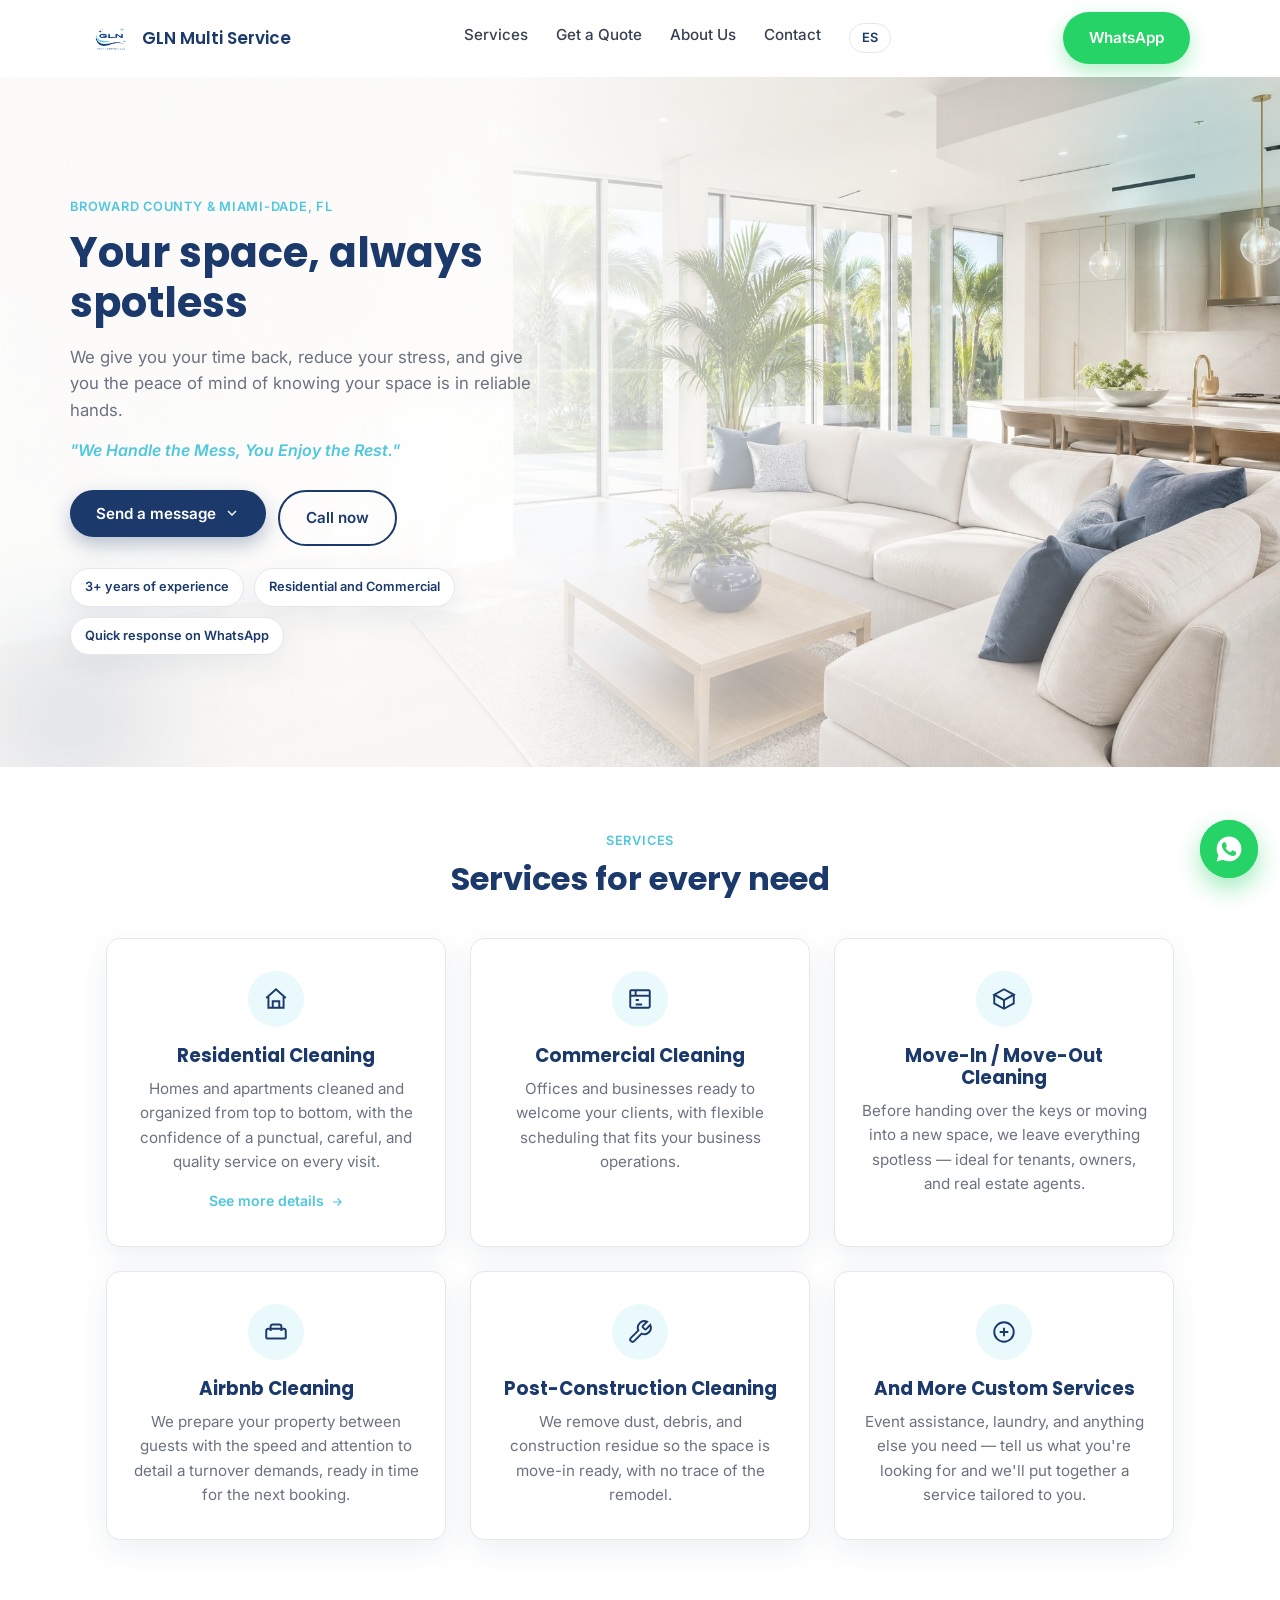
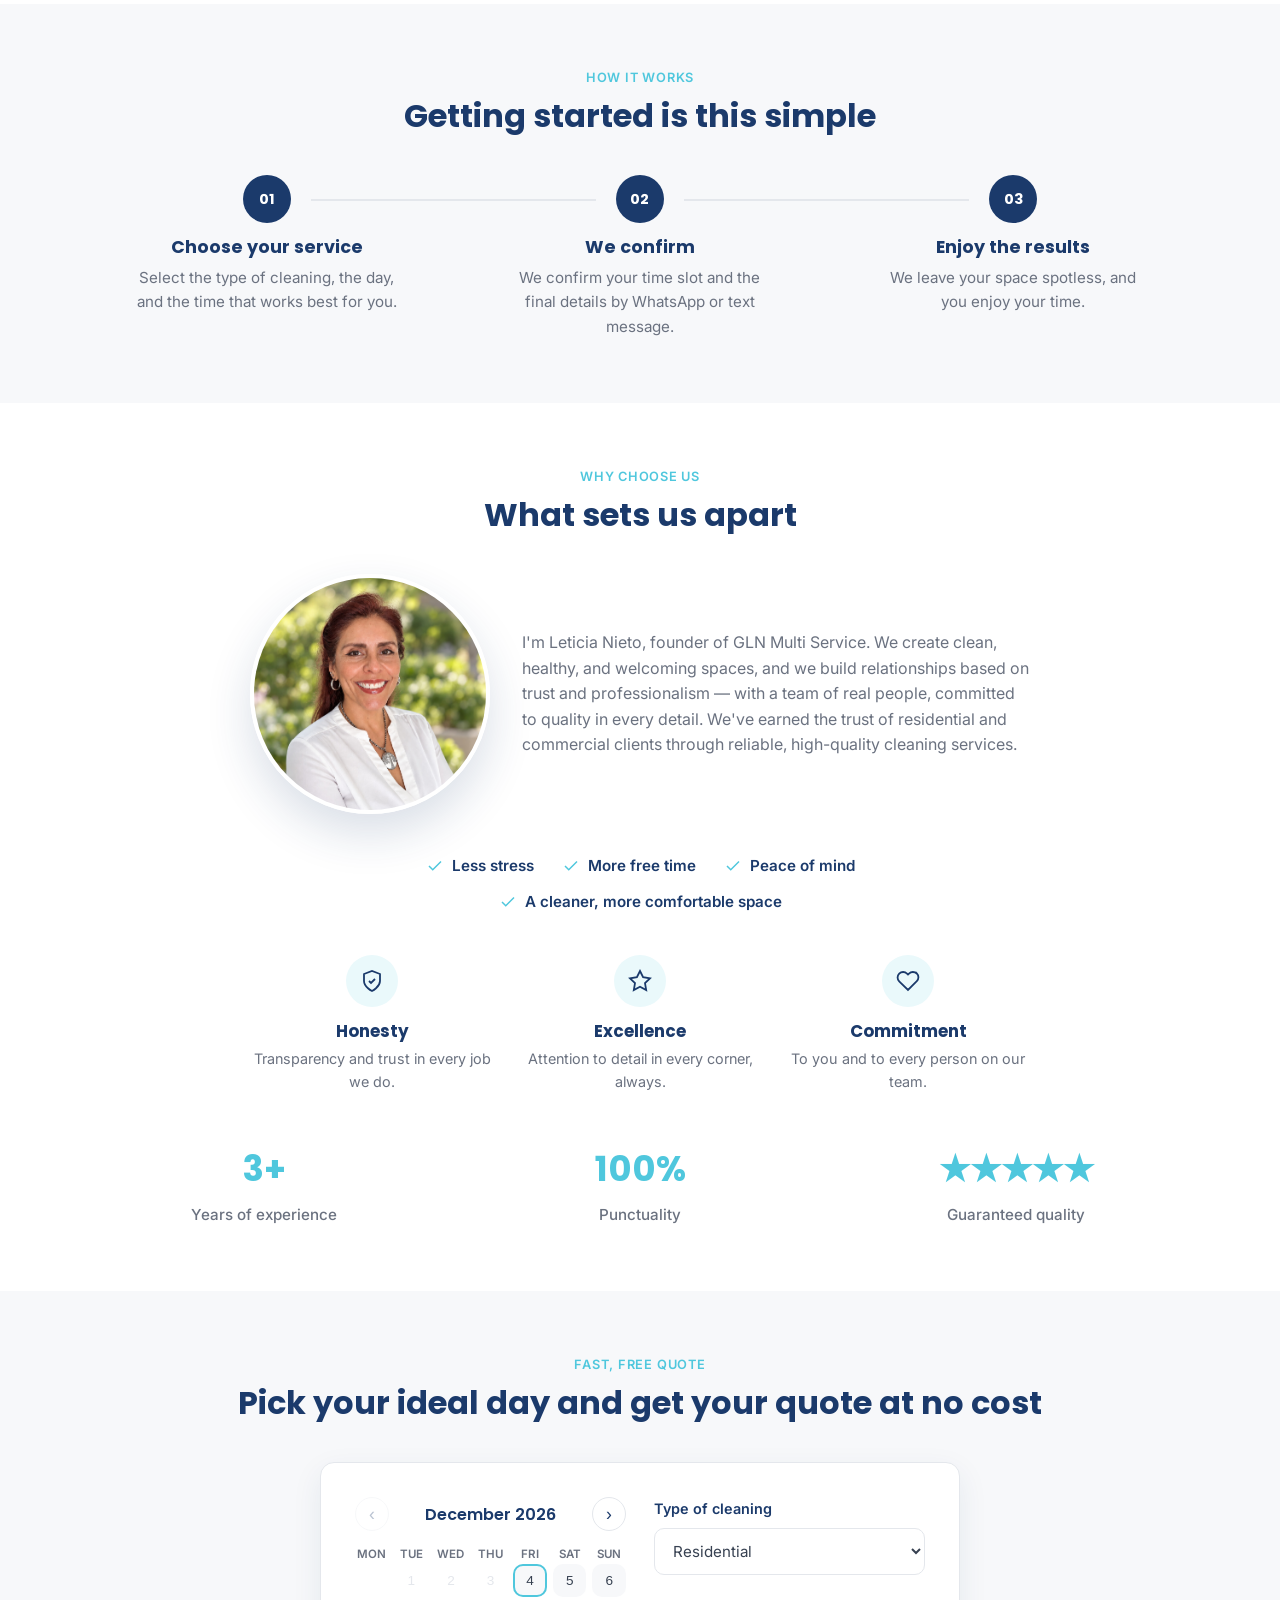
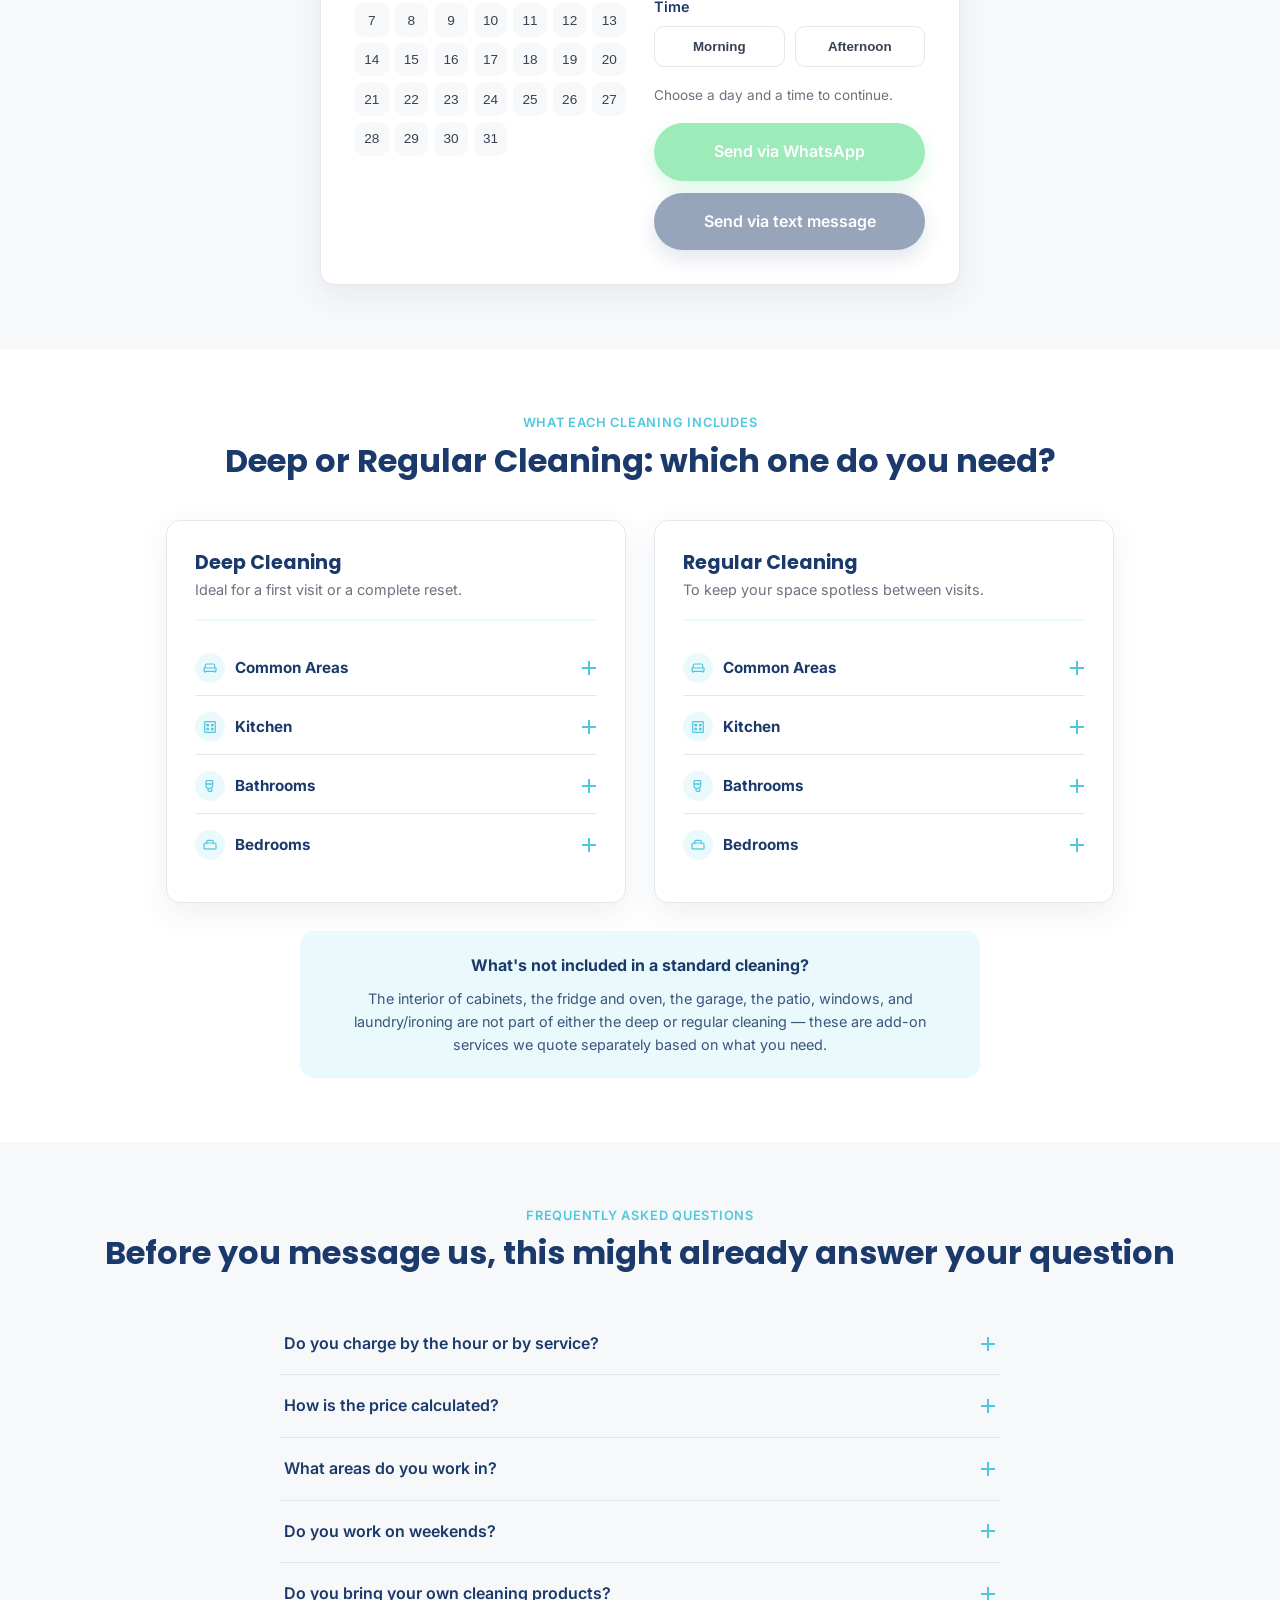
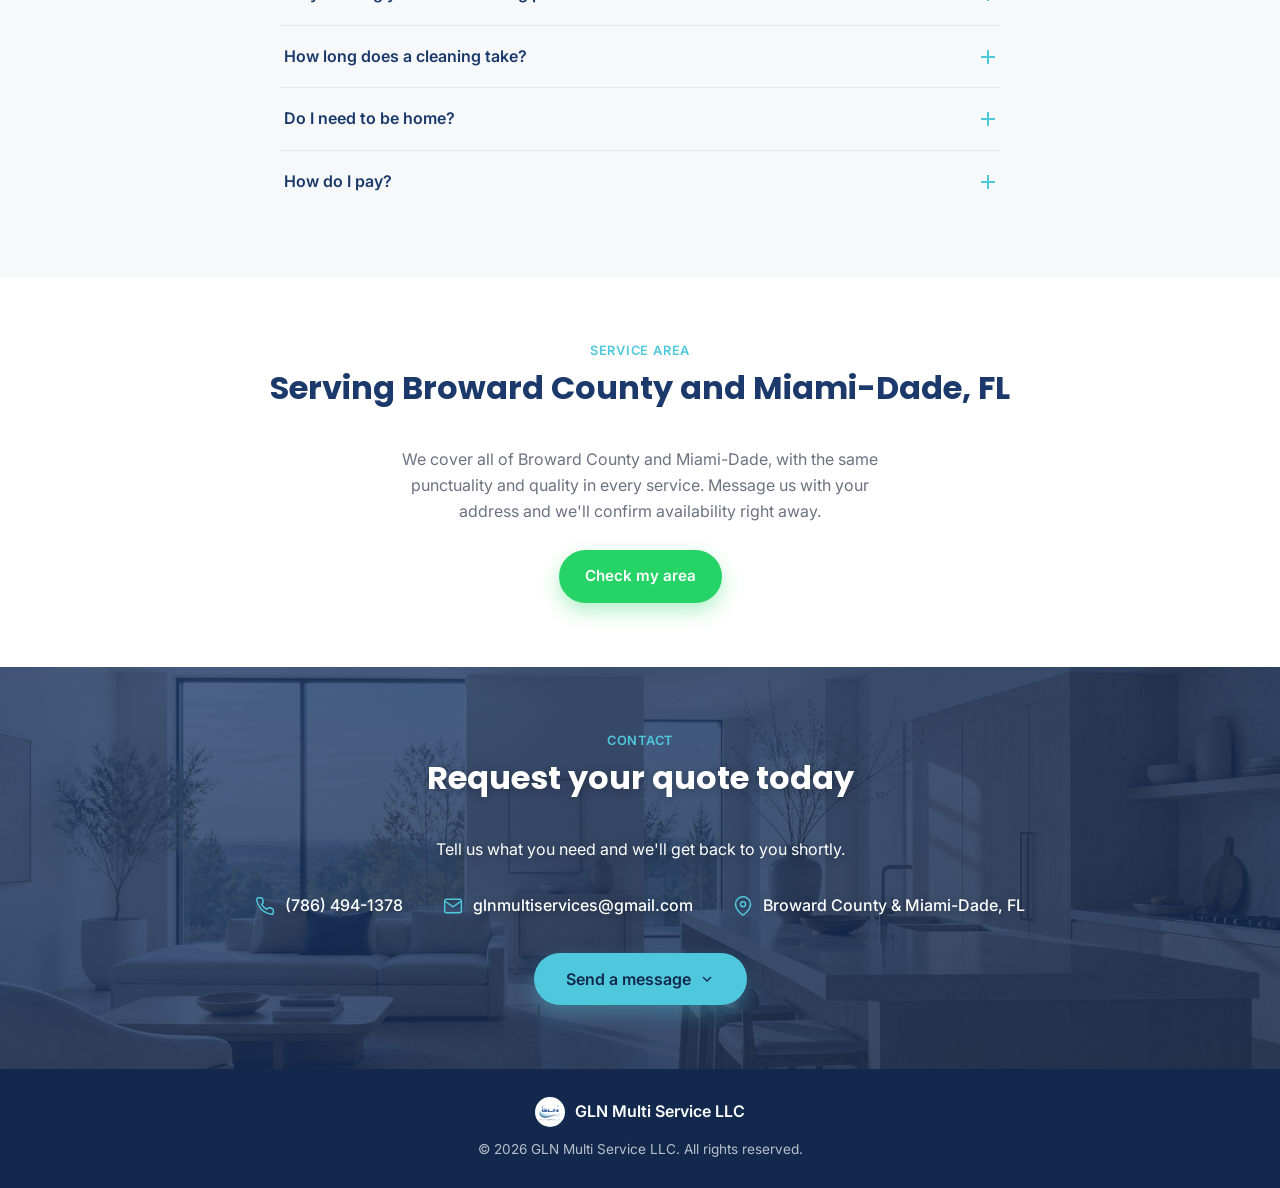
<file: index.html>
<!DOCTYPE html>
<html lang="en">
<head>
  <meta charset="UTF-8">
  <meta name="viewport" content="width=device-width, initial-scale=1.0">
  <title>GLN Multi Service LLC | Residential &amp; Commercial Cleaning in Broward &amp; Miami-Dade, FL</title>
  <meta name="description" content="Residential and commercial cleaning service in Broward County and Miami-Dade, FL. Punctual, quality service for over 3 years. Message us on WhatsApp.">
  <!--
    ESTE ES EL ARCHIVO POR DEFECTO DEL SITIO (inglés), en la raíz.
    La versión en español vive en /es/ -- misma estructura, mismas
    clases e ids, mismo CSS y misma lógica de JS (ver script.js vs
    script.es.js). Si el día de mañana se agrega o reordena una
    sección acá, hay que replicar el mismo cambio en /es/index.html.
    Las etiquetas hreflang le dicen a Google que esta página (raíz)
    es la versión en inglés, y que /es/ es la versión en español.
  -->
  <link rel="canonical" href="https://glnmultiservice.com/">
  <link rel="alternate" hreflang="en" href="https://glnmultiservice.com/">
  <link rel="alternate" hreflang="es" href="https://glnmultiservice.com/es/">
  <link rel="alternate" hreflang="x-default" href="https://glnmultiservice.com/">
  <link rel="icon" href="/images/logo.png" type="image/png">
  <link rel="preconnect" href="https://fonts.googleapis.com">
  <link href="https://fonts.googleapis.com/css2?family=Poppins:wght@400;500;600;700;800&family=Inter:wght@400;500;600&display=swap" rel="stylesheet">
  <link rel="stylesheet" href="/css/styles.css">
</head>
<body>

  <header class="header" id="header">
    <div class="container header__inner">
      <a href="#" class="header__brand">
        <img src="/images/logo.png" alt="GLN Multi Service LLC" class="header__logo">
        <span class="header__name">GLN Multi Service</span>
      </a>

      <nav class="nav" id="nav">
        <a href="#servicios" class="nav__link">Services</a>
        <a href="#cotizar" class="nav__link">Get a Quote</a>
        <a href="#nosotros" class="nav__link">About Us</a>
        <a href="#contacto" class="nav__link">Contact</a>
        <!-- Cambio de idioma: lleva a la versión en español en /es/. -->
        <a href="/es/" class="nav__lang">ES</a>
      </nav>

      <a href="https://wa.me/17864941378?text=Hi%2C%20I%20would%20like%20a%20quote%20for%20a%20cleaning%20service" class="btn btn--whatsapp btn--header" target="_blank" rel="noopener">
        WhatsApp
      </a>

      <button class="nav__toggle" id="navToggle" aria-label="Open menu">
        <span></span><span></span><span></span>
      </button>
    </div>
  </header>

  <section class="hero">
    <span class="blob blob--1" aria-hidden="true"></span>
    <span class="blob blob--2" aria-hidden="true"></span>

    <div class="container hero__inner">
      <div class="hero__text reveal">
        <p class="hero__eyebrow">Broward County &amp; Miami-Dade, FL</p>
        <h1 class="hero__title">Your space, always spotless</h1>
        <p class="hero__subtitle">
          We give you your time back, reduce your stress, and give you the
          peace of mind of knowing your space is in reliable hands.
        </p>
        <p class="hero__tagline">"We Handle the Mess, You Enjoy the Rest."</p>
        <div class="hero__actions">
          <div class="msg-menu" id="heroMessage">
            <button type="button" class="btn btn--message" id="heroMsgToggle" aria-haspopup="true" aria-expanded="false">
              Send a message
              <svg class="msg-menu__chevron" viewBox="0 0 24 24" fill="none" stroke="currentColor" stroke-width="2"><path d="M6 9l6 6 6-6"/></svg>
            </button>
            <div class="msg-menu__list" id="heroMsgMenu">
              <a href="https://wa.me/17864941378?text=Hi%2C%20I%20would%20like%20a%20quote%20for%20a%20cleaning%20service" target="_blank" rel="noopener" class="msg-menu__option">
                <svg viewBox="0 0 24 24" fill="currentColor"><path d="M12.04 2C6.58 2 2.13 6.45 2.13 11.91c0 1.79.47 3.53 1.36 5.07L2.05 22l5.16-1.42a9.9 9.9 0 0 0 4.83 1.24h.01c5.46 0 9.91-4.45 9.91-9.91 0-2.65-1.03-5.14-2.9-7.01A9.86 9.86 0 0 0 12.04 2zm5.79 14.07c-.24.68-1.19 1.25-1.95 1.41-.52.11-1.2.2-3.48-.75-2.92-1.21-4.8-4.16-4.94-4.35-.15-.19-1.18-1.57-1.18-3 0-1.43.75-2.13 1.02-2.42.27-.29.58-.36.78-.36.19 0 .39 0 .56.01.18.01.42-.07.66.5.24.58.82 2.01.9 2.15.07.15.12.32.02.51-.09.19-.14.31-.28.48-.14.17-.29.37-.42.5-.14.14-.28.29-.12.57.15.28.68 1.12 1.46 1.82 1 .89 1.85 1.17 2.13 1.3.28.14.44.12.6-.07.17-.19.71-.83.9-1.11.19-.28.38-.24.63-.14.26.09 1.65.78 1.93.92.28.14.47.21.54.33.07.12.07.68-.17 1.36z"/></svg>
                WhatsApp
              </a>
              <a href="#" id="heroSmsLink" class="msg-menu__option">
                <svg viewBox="0 0 24 24" fill="none" stroke="currentColor" stroke-width="1.8"><path d="M21 15a2 2 0 0 1-2 2H7l-4 4V5a2 2 0 0 1 2-2h14a2 2 0 0 1 2 2z"/></svg>
                Text message
              </a>
            </div>
          </div>

          <a href="tel:+17864941378" class="btn btn--outline">
            Call now
          </a>
        </div>

        <div class="hero__badges">
          <span>3+ years of experience</span>
          <span>Residential and Commercial</span>
          <span>Quick response on WhatsApp</span>
        </div>
      </div>
    </div>
  </section>

  <section class="section" id="servicios">
    <div class="container">
      <p class="section__eyebrow reveal">Services</p>
      <h2 class="section__title reveal">Services for every need</h2>

      <div class="cards">
        <div class="card reveal">
          <div class="card__icon">
            <svg viewBox="0 0 24 24" fill="none" stroke="currentColor" stroke-width="1.8"><path d="M3 11l9-8 9 8"/><path d="M5 10v10h14V10"/><path d="M9 20v-6h6v6"/></svg>
          </div>
          <h3 class="card__title">Residential Cleaning</h3>
          <p class="card__text">
            Homes and apartments cleaned and organized from top to bottom, with
            the confidence of a punctual, careful, and quality service on every visit.
          </p>
          <a href="#tipos-limpieza" class="card__link">
            See more details
            <svg viewBox="0 0 24 24" fill="none" stroke="currentColor" stroke-width="2"><path d="M5 12h14M13 6l6 6-6 6"/></svg>
          </a>
        </div>

        <div class="card reveal">
          <div class="card__icon">
            <svg viewBox="0 0 24 24" fill="none" stroke="currentColor" stroke-width="1.8"><rect x="3" y="4" width="18" height="16" rx="1"/><path d="M3 9h18"/><path d="M8 4v5"/><path d="M8 13h3M8 17h6"/></svg>
          </div>
          <h3 class="card__title">Commercial Cleaning</h3>
          <p class="card__text">
            Offices and businesses ready to welcome your clients, with flexible
            scheduling that fits your business operations.
          </p>
        </div>

        <div class="card reveal">
          <div class="card__icon">
            <svg viewBox="0 0 24 24" fill="none" stroke="currentColor" stroke-width="1.8"><path d="M21 8l-9-5-9 5 9 5 9-5z"/><path d="M3 8v8l9 5 9-5V8"/><path d="M12 13v8"/></svg>
          </div>
          <h3 class="card__title">Move-In / Move-Out Cleaning</h3>
          <p class="card__text">
            Before handing over the keys or moving into a new space, we leave
            everything spotless — ideal for tenants, owners, and real estate agents.
          </p>
        </div>

        <div class="card reveal">
          <div class="card__icon">
            <svg viewBox="0 0 24 24" fill="none" stroke="currentColor" stroke-width="1.8"><path d="M3 18v-7a2 2 0 0 1 2-2h14a2 2 0 0 1 2 2v7"/><path d="M3 18h18"/><path d="M7 11V7a2 2 0 0 1 2-2h6a2 2 0 0 1 2 2v4"/></svg>
          </div>
          <h3 class="card__title">Airbnb Cleaning</h3>
          <p class="card__text">
            We prepare your property between guests with the speed and attention
            to detail a turnover demands, ready in time for the next booking.
          </p>
        </div>

        <div class="card reveal">
          <div class="card__icon">
            <svg viewBox="0 0 24 24" fill="none" stroke="currentColor" stroke-width="1.8"><path d="M14.7 6.3a1 1 0 0 0 0 1.4l1.6 1.6a1 1 0 0 0 1.4 0l3.77-3.77a6 6 0 0 1-7.94 7.94l-6.91 6.91a2.12 2.12 0 0 1-3-3l6.91-6.91a6 6 0 0 1 7.94-7.94l-3.76 3.77z"/></svg>
          </div>
          <h3 class="card__title">Post-Construction Cleaning</h3>
          <p class="card__text">
            We remove dust, debris, and construction residue so the space is
            move-in ready, with no trace of the remodel.
          </p>
        </div>

        <div class="card reveal">
          <div class="card__icon">
            <svg viewBox="0 0 24 24" fill="none" stroke="currentColor" stroke-width="1.8"><circle cx="12" cy="12" r="9"/><path d="M12 8v8M8 12h8"/></svg>
          </div>
          <h3 class="card__title">And More Custom Services</h3>
          <p class="card__text">
            Event assistance, laundry, and anything else you need — tell us
            what you're looking for and we'll put together a service tailored to you.
          </p>
        </div>
      </div>
    </div>
  </section>

  <section class="section section--alt" id="proceso">
    <div class="container">
      <p class="section__eyebrow reveal">How it works</p>
      <h2 class="section__title reveal">Getting started is this simple</h2>

      <div class="steps">
        <div class="step reveal">
          <span class="step__number">01</span>
          <h3 class="step__title">Choose your service</h3>
          <p class="step__text">Select the type of cleaning, the day, and the time that works best for you.</p>
        </div>
        <div class="step reveal">
          <span class="step__number">02</span>
          <h3 class="step__title">We confirm</h3>
          <p class="step__text">We confirm your time slot and the final details by WhatsApp or text message.</p>
        </div>
        <div class="step reveal">
          <span class="step__number">03</span>
          <h3 class="step__title">Enjoy the results</h3>
          <p class="step__text">We leave your space spotless, and you enjoy your time.</p>
        </div>
      </div>
    </div>
  </section>

  <section class="section" id="nosotros">
    <div class="container">
      <p class="section__eyebrow reveal">Why choose us</p>
      <h2 class="section__title reveal">What sets us apart</h2>

      <div class="nosotros__intro-wrap reveal">
        <img src="/images/leticia.jpg" alt="Leticia Nieto, founder of GLN Multi Service" class="nosotros__photo">
        <p class="nosotros__intro">
          I'm Leticia Nieto, founder of GLN Multi Service. We create clean,
          healthy, and welcoming spaces, and we build relationships based on
          trust and professionalism — with a team of real people, committed
          to quality in every detail. We've earned the trust of residential
          and commercial clients through reliable, high-quality cleaning services.
        </p>
      </div>

      <ul class="benefits-list reveal">
        <li><svg viewBox="0 0 24 24" fill="none" stroke="currentColor" stroke-width="2"><path d="M20 6L9 17l-5-5"/></svg> Less stress</li>
        <li><svg viewBox="0 0 24 24" fill="none" stroke="currentColor" stroke-width="2"><path d="M20 6L9 17l-5-5"/></svg> More free time</li>
        <li><svg viewBox="0 0 24 24" fill="none" stroke="currentColor" stroke-width="2"><path d="M20 6L9 17l-5-5"/></svg> Peace of mind</li>
        <li><svg viewBox="0 0 24 24" fill="none" stroke="currentColor" stroke-width="2"><path d="M20 6L9 17l-5-5"/></svg> A cleaner, more comfortable space</li>
      </ul>

      <div class="values">
        <div class="value reveal">
          <div class="value__icon">
            <svg viewBox="0 0 24 24" fill="none" stroke="currentColor" stroke-width="1.8"><path d="M12 22s8-4 8-10V5l-8-3-8 3v7c0 6 8 10 8 10z"/><path d="M9 12l2 2 4-4"/></svg>
          </div>
          <h3 class="value__title">Honesty</h3>
          <p class="value__text">Transparency and trust in every job we do.</p>
        </div>
        <div class="value reveal">
          <div class="value__icon">
            <svg viewBox="0 0 24 24" fill="none" stroke="currentColor" stroke-width="1.8"><path d="M12 2l3.09 6.26L22 9.27l-5 4.87L18.18 21 12 17.77 5.82 21 7 14.14l-5-4.87 6.91-1.01L12 2z"/></svg>
          </div>
          <h3 class="value__title">Excellence</h3>
          <p class="value__text">Attention to detail in every corner, always.</p>
        </div>
        <div class="value reveal">
          <div class="value__icon">
            <svg viewBox="0 0 24 24" fill="none" stroke="currentColor" stroke-width="1.8"><path d="M20.8 4.6a5.5 5.5 0 0 0-7.8 0L12 5.6l-1-1a5.5 5.5 0 0 0-7.8 7.8l1 1L12 21l7.8-7.8 1-1a5.5 5.5 0 0 0 0-7.8z"/></svg>
          </div>
          <h3 class="value__title">Commitment</h3>
          <p class="value__text">To you and to every person on our team.</p>
        </div>
      </div>

      <div class="stats">
        <div class="stat reveal">
          <span class="stat__number">3+</span>
          <span class="stat__label">Years of experience</span>
        </div>
        <div class="stat reveal">
          <span class="stat__number">100%</span>
          <span class="stat__label">Punctuality</span>
        </div>
        <div class="stat reveal">
          <span class="stat__number">★★★★★</span>
          <span class="stat__label">Guaranteed quality</span>
        </div>
      </div>
    </div>
  </section>

  <section class="section section--alt" id="cotizar">
    <div class="container">
      <p class="section__eyebrow reveal">Fast, free quote</p>
      <h2 class="section__title reveal">Pick your ideal day and get your quote at no cost</h2>

      <div class="quote reveal">
        <div class="quote__calendar">
          <div class="calendar__header">
            <button type="button" class="calendar__nav" id="calPrev" aria-label="Previous month">‹</button>
            <span class="calendar__label" id="calLabel"></span>
            <button type="button" class="calendar__nav" id="calNext" aria-label="Next month">›</button>
          </div>
          <div class="calendar__weekdays">
            <span>Mon</span><span>Tue</span><span>Wed</span><span>Thu</span><span>Fri</span><span>Sat</span><span>Sun</span>
          </div>
          <div class="calendar__grid" id="calGrid"></div>
        </div>

        <div class="quote__form">
          <label class="quote__label" for="tipoLimpieza">Type of cleaning</label>
          <select id="tipoLimpieza" class="quote__select">
            <option value="a Residential cleaning">Residential</option>
            <option value="a Commercial cleaning">Commercial</option>
            <option value="a Move-In / Move-Out cleaning">Move-In / Move-Out</option>
            <option value="an Airbnb cleaning">Airbnb Cleaning</option>
            <option value="a post-construction cleaning">Post-Construction</option>
            <option value="assistance for an event">Event Assistance</option>
            <option value="a space organization service">Space Organization</option>
          </select>

          <span class="quote__label">Time</span>
          <div class="quote__toggle" id="horarioToggle">
            <button type="button" class="quote__toggle-btn" data-value="the morning">Morning</button>
            <button type="button" class="quote__toggle-btn" data-value="the afternoon">Afternoon</button>
          </div>

          <p class="quote__hint" id="quoteHint">Choose a day and a time to continue.</p>

          <div class="quote__buttons">
            <a href="#" class="btn btn--whatsapp btn--lg quote__submit" id="quoteSubmit" target="_blank" rel="noopener">
              Send via WhatsApp
            </a>
            <a href="#" class="btn btn--sms btn--lg quote__submit" id="quoteSubmitSms" rel="noopener">
              Send via text message
            </a>
          </div>
        </div>
      </div>
    </div>
  </section>

  <section class="section" id="tipos-limpieza">
    <div class="container">
      <p class="section__eyebrow reveal">What each cleaning includes</p>
      <h2 class="section__title reveal">Deep or Regular Cleaning: which one do you need?</h2>

      <div class="cleaning-compare">
        <div class="cleaning-col reveal">
          <h3 class="cleaning-col__title">Deep Cleaning</h3>
          <p class="cleaning-col__subtitle">Ideal for a first visit or a complete reset.</p>

          <details class="cleaning-group">
            <summary class="cleaning-group__header">
              <span class="cleaning-group__icon">
                <svg viewBox="0 0 24 24" fill="none" stroke="currentColor" stroke-width="1.8"><path d="M5 12V8a2 2 0 0 1 2-2h10a2 2 0 0 1 2 2v4"/><path d="M3 12h18v4a1 1 0 0 1-1 1H4a1 1 0 0 1-1-1v-4z"/><path d="M5 17v2M19 17v2"/></svg>
              </span>
              <h4 class="cleaning-group__title">Common Areas</h4>
              <span class="accordion-icon"></span>
            </summary>
            <ul class="cleaning-group__list">
              <li>Detailed dusting of accessible surfaces</li>
              <li>Cleaning of windowsills and blinds</li>
              <li>Light cleaning of baseboards</li>
              <li>Door frames and handles</li>
              <li>Light switches</li>
              <li>Detailing of furniture surfaces</li>
              <li>Vacuuming and mopping floors</li>
            </ul>
          </details>

          <details class="cleaning-group">
            <summary class="cleaning-group__header">
              <span class="cleaning-group__icon">
                <svg viewBox="0 0 24 24" fill="none" stroke="currentColor" stroke-width="1.8"><rect x="4" y="4" width="16" height="16" rx="1"/><circle cx="8.5" cy="9" r="1.4"/><circle cx="15.5" cy="9" r="1.4"/><circle cx="8.5" cy="15" r="1.4"/><circle cx="15.5" cy="15" r="1.4"/></svg>
              </span>
              <h4 class="cleaning-group__title">Kitchen</h4>
              <span class="accordion-icon"></span>
            </summary>
            <ul class="cleaning-group__list">
              <li>Exterior and interior of appliances</li>
              <li>Detailed cleaning of the stovetop</li>
              <li>Microwave inside and out</li>
              <li>Deep cleaning of countertops and sink</li>
              <li>Exterior of cabinets</li>
              <li>Trash removal</li>
              <li>Floor detailing</li>
              <li>Spot degreasing of the backsplash</li>
            </ul>
          </details>

          <details class="cleaning-group">
            <summary class="cleaning-group__header">
              <span class="cleaning-group__icon">
                <svg viewBox="0 0 24 24" fill="none" stroke="currentColor" stroke-width="1.8"><path d="M7 4h8a1 1 0 0 1 1 1v4H6V5a1 1 0 0 1 1-1z"/><path d="M6 9h10v2a5 5 0 0 1-5 5 5 5 0 0 1-5-5V9z"/><path d="M9 16v2a2 2 0 0 0 2 2h2a2 2 0 0 0 2-2v-2"/></svg>
              </span>
              <h4 class="cleaning-group__title">Bathrooms</h4>
              <span class="accordion-icon"></span>
            </summary>
            <ul class="cleaning-group__list">
              <li>Deep cleaning and disinfection of the toilet</li>
              <li>Polishing of sink and fixtures</li>
              <li>Mirror cleaning</li>
              <li>Detailed cleaning of countertops</li>
              <li>Removal of soap scum from the shower</li>
            </ul>
          </details>

          <details class="cleaning-group">
            <summary class="cleaning-group__header">
              <span class="cleaning-group__icon">
                <svg viewBox="0 0 24 24" fill="none" stroke="currentColor" stroke-width="1.8"><path d="M3 18v-7a2 2 0 0 1 2-2h14a2 2 0 0 1 2 2v7"/><path d="M3 18h18"/><path d="M7 11V7a2 2 0 0 1 2-2h6a2 2 0 0 1 2 2v4"/></svg>
              </span>
              <h4 class="cleaning-group__title">Bedrooms</h4>
              <span class="accordion-icon"></span>
            </summary>
            <ul class="cleaning-group__list">
              <li>Bed making</li>
              <li>Surface cleaning</li>
              <li>Detailed dusting</li>
              <li>Windowsills and blinds</li>
              <li>Vacuuming and mopping floors</li>
              <li>Light tidying</li>
            </ul>
          </details>
        </div>

        <div class="cleaning-col reveal">
          <h3 class="cleaning-col__title">Regular Cleaning</h3>
          <p class="cleaning-col__subtitle">To keep your space spotless between visits.</p>

          <details class="cleaning-group">
            <summary class="cleaning-group__header">
              <span class="cleaning-group__icon">
                <svg viewBox="0 0 24 24" fill="none" stroke="currentColor" stroke-width="1.8"><path d="M5 12V8a2 2 0 0 1 2-2h10a2 2 0 0 1 2 2v4"/><path d="M3 12h18v4a1 1 0 0 1-1 1H4a1 1 0 0 1-1-1v-4z"/><path d="M5 17v2M19 17v2"/></svg>
              </span>
              <h4 class="cleaning-group__title">Common Areas</h4>
              <span class="accordion-icon"></span>
            </summary>
            <ul class="cleaning-group__list">
              <li>Dusting of accessible surfaces</li>
              <li>Cleaning of tables and furniture</li>
              <li>Light dusting of windowsills and blinds</li>
              <li>Vacuuming and mopping floors</li>
              <li>Light tidying of visible areas</li>
              <li>Cleaning of the main entryway</li>
            </ul>
          </details>

          <details class="cleaning-group">
            <summary class="cleaning-group__header">
              <span class="cleaning-group__icon">
                <svg viewBox="0 0 24 24" fill="none" stroke="currentColor" stroke-width="1.8"><rect x="4" y="4" width="16" height="16" rx="1"/><circle cx="8.5" cy="9" r="1.4"/><circle cx="15.5" cy="9" r="1.4"/><circle cx="8.5" cy="15" r="1.4"/><circle cx="15.5" cy="15" r="1.4"/></svg>
              </span>
              <h4 class="cleaning-group__title">Kitchen</h4>
              <span class="accordion-icon"></span>
            </summary>
            <ul class="cleaning-group__list">
              <li>Exterior of appliances</li>
              <li>Exterior of the stovetop</li>
              <li>Exterior of the microwave</li>
              <li>Countertops and sink</li>
              <li>Exterior of cabinets</li>
              <li>Trash removal</li>
              <li>Vacuuming and mopping floors</li>
            </ul>
          </details>

          <details class="cleaning-group">
            <summary class="cleaning-group__header">
              <span class="cleaning-group__icon">
                <svg viewBox="0 0 24 24" fill="none" stroke="currentColor" stroke-width="1.8"><path d="M7 4h8a1 1 0 0 1 1 1v4H6V5a1 1 0 0 1 1-1z"/><path d="M6 9h10v2a5 5 0 0 1-5 5 5 5 0 0 1-5-5V9z"/><path d="M9 16v2a2 2 0 0 0 2 2h2a2 2 0 0 0 2-2v-2"/></svg>
              </span>
              <h4 class="cleaning-group__title">Bathrooms</h4>
              <span class="accordion-icon"></span>
            </summary>
            <ul class="cleaning-group__list">
              <li>Toilet cleaning</li>
              <li>Sink and fixtures</li>
              <li>Mirrors</li>
              <li>Countertops</li>
              <li>Exterior of cabinets</li>
              <li>Light cleaning of shower/tub</li>
              <li>Floors</li>
            </ul>
          </details>

          <details class="cleaning-group">
            <summary class="cleaning-group__header">
              <span class="cleaning-group__icon">
                <svg viewBox="0 0 24 24" fill="none" stroke="currentColor" stroke-width="1.8"><path d="M3 18v-7a2 2 0 0 1 2-2h14a2 2 0 0 1 2 2v7"/><path d="M3 18h18"/><path d="M7 11V7a2 2 0 0 1 2-2h6a2 2 0 0 1 2 2v4"/></svg>
              </span>
              <h4 class="cleaning-group__title">Bedrooms</h4>
              <span class="accordion-icon"></span>
            </summary>
            <ul class="cleaning-group__list">
              <li>Bed making</li>
              <li>Surface dusting</li>
              <li>Windowsills and blinds</li>
              <li>Vacuuming and mopping floors</li>
              <li>Light tidying</li>
            </ul>
          </details>
        </div>
      </div>

      <div class="cleaning-note reveal">
        <p class="cleaning-note__title">What's not included in a standard cleaning?</p>
        <p class="cleaning-note__text">
          The interior of cabinets, the fridge and oven, the garage, the patio,
          windows, and laundry/ironing are not part of either the deep or
          regular cleaning — these are add-on services we quote separately
          based on what you need.
        </p>
      </div>
    </div>
  </section>

  <section class="section section--alt" id="faq">
    <div class="container">
      <p class="section__eyebrow reveal">Frequently asked questions</p>
      <h2 class="section__title reveal">Before you message us, this might already answer your question</h2>

      <div class="faq-list reveal">
        <details class="faq-item">
          <summary class="faq-item__question">Do you charge by the hour or by service?<span class="accordion-icon"></span></summary>
          <p class="faq-item__answer">Cleaning services are charged per service, based on the condition of the space at the time of the visit. Additional services, like laundry and organization, are charged by the hour.</p>
        </details>
        <details class="faq-item">
          <summary class="faq-item__question">How is the price calculated?<span class="accordion-icon"></span></summary>
          <p class="faq-item__answer">The price depends on the square footage of the space, the type of service chosen, and the agreed frequency.</p>
        </details>
        <details class="faq-item">
          <summary class="faq-item__question">What areas do you work in?<span class="accordion-icon"></span></summary>
          <p class="faq-item__answer">We cover all of Broward County and Miami-Dade.</p>
        </details>
        <details class="faq-item">
          <summary class="faq-item__question">Do you work on weekends?<span class="accordion-icon"></span></summary>
          <p class="faq-item__answer">Yes. We apply an extra charge on Sundays and holidays.</p>
        </details>
        <details class="faq-item">
          <summary class="faq-item__question">Do you bring your own cleaning products?<span class="accordion-icon"></span></summary>
          <p class="faq-item__answer">It depends on what we agree with each client: we can bring our own products or use yours, whichever you prefer.</p>
        </details>
        <details class="faq-item">
          <summary class="faq-item__question">How long does a cleaning take?<span class="accordion-icon"></span></summary>
          <p class="faq-item__answer">It depends on the type of service, the size of the space, and the condition it's in.</p>
        </details>
        <details class="faq-item">
          <summary class="faq-item__question">Do I need to be home?<span class="accordion-icon"></span></summary>
          <p class="faq-item__answer">It's not necessary. We coordinate access in whatever way is most convenient for you.</p>
        </details>
        <details class="faq-item">
          <summary class="faq-item__question">How do I pay?<span class="accordion-icon"></span></summary>
          <p class="faq-item__answer">We accept check, Zelle, and credit card.</p>
        </details>
      </div>
    </div>
  </section>

  <section class="section" id="zona">
    <div class="container zona__inner reveal">
      <p class="section__eyebrow">Service area</p>
      <h2 class="section__title">Serving Broward County and Miami-Dade, FL</h2>
      <p class="zona__text">
        We cover all of Broward County and Miami-Dade, with the same
        punctuality and quality in every service. Message us with your
        address and we'll confirm availability right away.
      </p>
      <a href="https://wa.me/17864941378?text=Hi%2C%20I%27d%20like%20to%20know%20if%20you%20cover%20my%20area" class="btn btn--whatsapp" target="_blank" rel="noopener">
        Check my area
      </a>
    </div>
  </section>

  <section class="section section--dark" id="contacto">
    <div class="container contacto__inner reveal">
      <p class="section__eyebrow">Contact</p>
      <h2 class="section__title">Request your quote today</h2>
      <p class="contacto__text">
        Tell us what you need and we'll get back to you shortly.
      </p>

      <ul class="contacto__list">
        <li>
          <svg viewBox="0 0 24 24" fill="none" stroke="currentColor" stroke-width="1.8"><path d="M22 16.92v3a2 2 0 0 1-2.18 2 19.79 19.79 0 0 1-8.63-3.07 19.5 19.5 0 0 1-6-6 19.79 19.79 0 0 1-3.07-8.67A2 2 0 0 1 4.11 2h3a2 2 0 0 1 2 1.72c.127.96.361 1.903.7 2.81a2 2 0 0 1-.45 2.11L8.09 9.91a16 16 0 0 0 6 6l1.27-1.27a2 2 0 0 1 2.11-.45c.907.339 1.85.573 2.81.7A2 2 0 0 1 22 16.92z"/></svg>
          <a href="tel:+17864941378">(786) 494-1378</a>
        </li>
        <li>
          <svg viewBox="0 0 24 24" fill="none" stroke="currentColor" stroke-width="1.8"><path d="M22 6l-10 7L2 6"/><rect x="2" y="4" width="20" height="16" rx="2"/></svg>
          <a href="mailto:glnmultiservices@gmail.com">glnmultiservices@gmail.com</a>
        </li>
        <li>
          <svg viewBox="0 0 24 24" fill="none" stroke="currentColor" stroke-width="1.8"><path d="M21 10c0 7-9 13-9 13s-9-6-9-13a9 9 0 0 1 18 0z"/><circle cx="12" cy="10" r="3"/></svg>
          <span>Broward County &amp; Miami-Dade, FL</span>
        </li>
      </ul>

      <div class="msg-menu" id="contactoMessage">
        <button type="button" class="btn btn--message btn--lg" id="contactoMsgToggle" aria-haspopup="true" aria-expanded="false">
          Send a message
          <svg class="msg-menu__chevron" viewBox="0 0 24 24" fill="none" stroke="currentColor" stroke-width="2"><path d="M6 9l6 6 6-6"/></svg>
        </button>
        <div class="msg-menu__list" id="contactoMsgMenu">
          <a href="https://wa.me/17864941378?text=Hi%2C%20I%20would%20like%20a%20quote%20for%20a%20cleaning%20service" target="_blank" rel="noopener" class="msg-menu__option">
            <svg viewBox="0 0 24 24" fill="currentColor"><path d="M12.04 2C6.58 2 2.13 6.45 2.13 11.91c0 1.79.47 3.53 1.36 5.07L2.05 22l5.16-1.42a9.9 9.9 0 0 0 4.83 1.24h.01c5.46 0 9.91-4.45 9.91-9.91 0-2.65-1.03-5.14-2.9-7.01A9.86 9.86 0 0 0 12.04 2zm5.79 14.07c-.24.68-1.19 1.25-1.95 1.41-.52.11-1.2.2-3.48-.75-2.92-1.21-4.8-4.16-4.94-4.35-.15-.19-1.18-1.57-1.18-3 0-1.43.75-2.13 1.02-2.42.27-.29.58-.36.78-.36.19 0 .39 0 .56.01.18.01.42-.07.66.5.24.58.82 2.01.9 2.15.07.15.12.32.02.51-.09.19-.14.31-.28.48-.14.17-.29.37-.42.5-.14.14-.28.29-.12.57.15.28.68 1.12 1.46 1.82 1 .89 1.85 1.17 2.13 1.3.28.14.44.12.6-.07.17-.19.71-.83.9-1.11.19-.28.38-.24.63-.14.26.09 1.65.78 1.93.92.28.14.47.21.54.33.07.12.07.68-.17 1.36z"/></svg>
            WhatsApp
          </a>
          <a href="#" id="contactoSmsLink" class="msg-menu__option">
            <svg viewBox="0 0 24 24" fill="none" stroke="currentColor" stroke-width="1.8"><path d="M21 15a2 2 0 0 1-2 2H7l-4 4V5a2 2 0 0 1 2-2h14a2 2 0 0 1 2 2z"/></svg>
            Text message
          </a>
        </div>
      </div>
    </div>
  </section>

  <footer class="footer">
    <div class="container footer__inner">
      <div class="footer__brand">
        <img src="/images/logo.png" alt="GLN Multi Service LLC" class="footer__logo">
        <span>GLN Multi Service LLC</span>
      </div>
      <p class="footer__copy">&copy; <span id="year"></span> GLN Multi Service LLC. All rights reserved.</p>
    </div>
  </footer>

  <a href="https://wa.me/17864941378?text=Hi%2C%20I%20would%20like%20a%20quote%20for%20a%20cleaning%20service" class="whatsapp-float" target="_blank" rel="noopener" aria-label="Message us on WhatsApp">
    <span class="whatsapp-float__ring" aria-hidden="true"></span>
    <svg viewBox="0 0 24 24" fill="currentColor"><path d="M12.04 2C6.58 2 2.13 6.45 2.13 11.91c0 1.79.47 3.53 1.36 5.07L2.05 22l5.16-1.42a9.9 9.9 0 0 0 4.83 1.24h.01c5.46 0 9.91-4.45 9.91-9.91 0-2.65-1.03-5.14-2.9-7.01A9.86 9.86 0 0 0 12.04 2zm5.79 14.07c-.24.68-1.19 1.25-1.95 1.41-.52.11-1.2.2-3.48-.75-2.92-1.21-4.8-4.16-4.94-4.35-.15-.19-1.18-1.57-1.18-3 0-1.43.75-2.13 1.02-2.42.27-.29.58-.36.78-.36.19 0 .39 0 .56.01.18.01.42-.07.66.5.24.58.82 2.01.9 2.15.07.15.12.32.02.51-.09.19-.14.31-.28.48-.14.17-.29.37-.42.5-.14.14-.28.29-.12.57.15.28.68 1.12 1.46 1.82 1 .89 1.85 1.17 2.13 1.3.28.14.44.12.6-.07.17-.19.71-.83.9-1.11.19-.28.38-.24.63-.14.26.09 1.65.78 1.93.92.28.14.47.21.54.33.07.12.07.68-.17 1.36z"/></svg>
  </a>

  <script src="/js/script.js"></script>
</body>
</html>
</file>
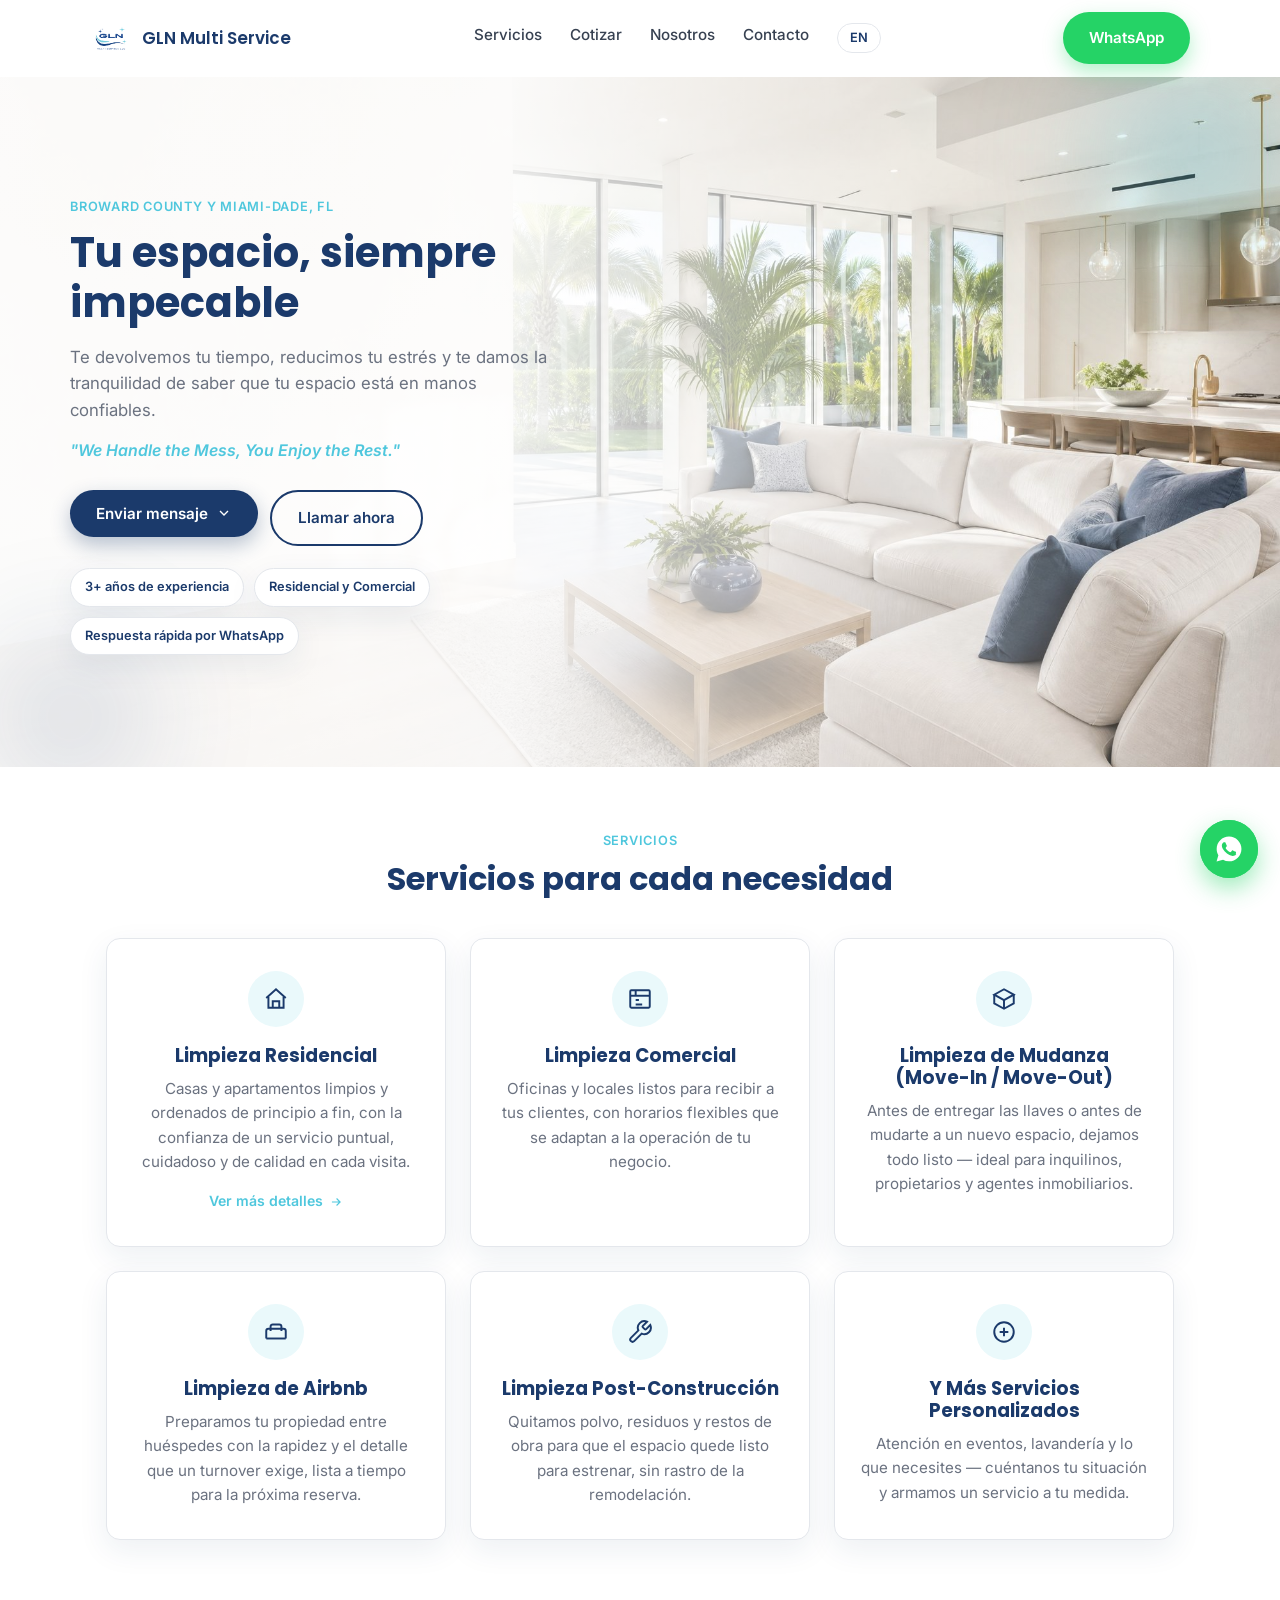
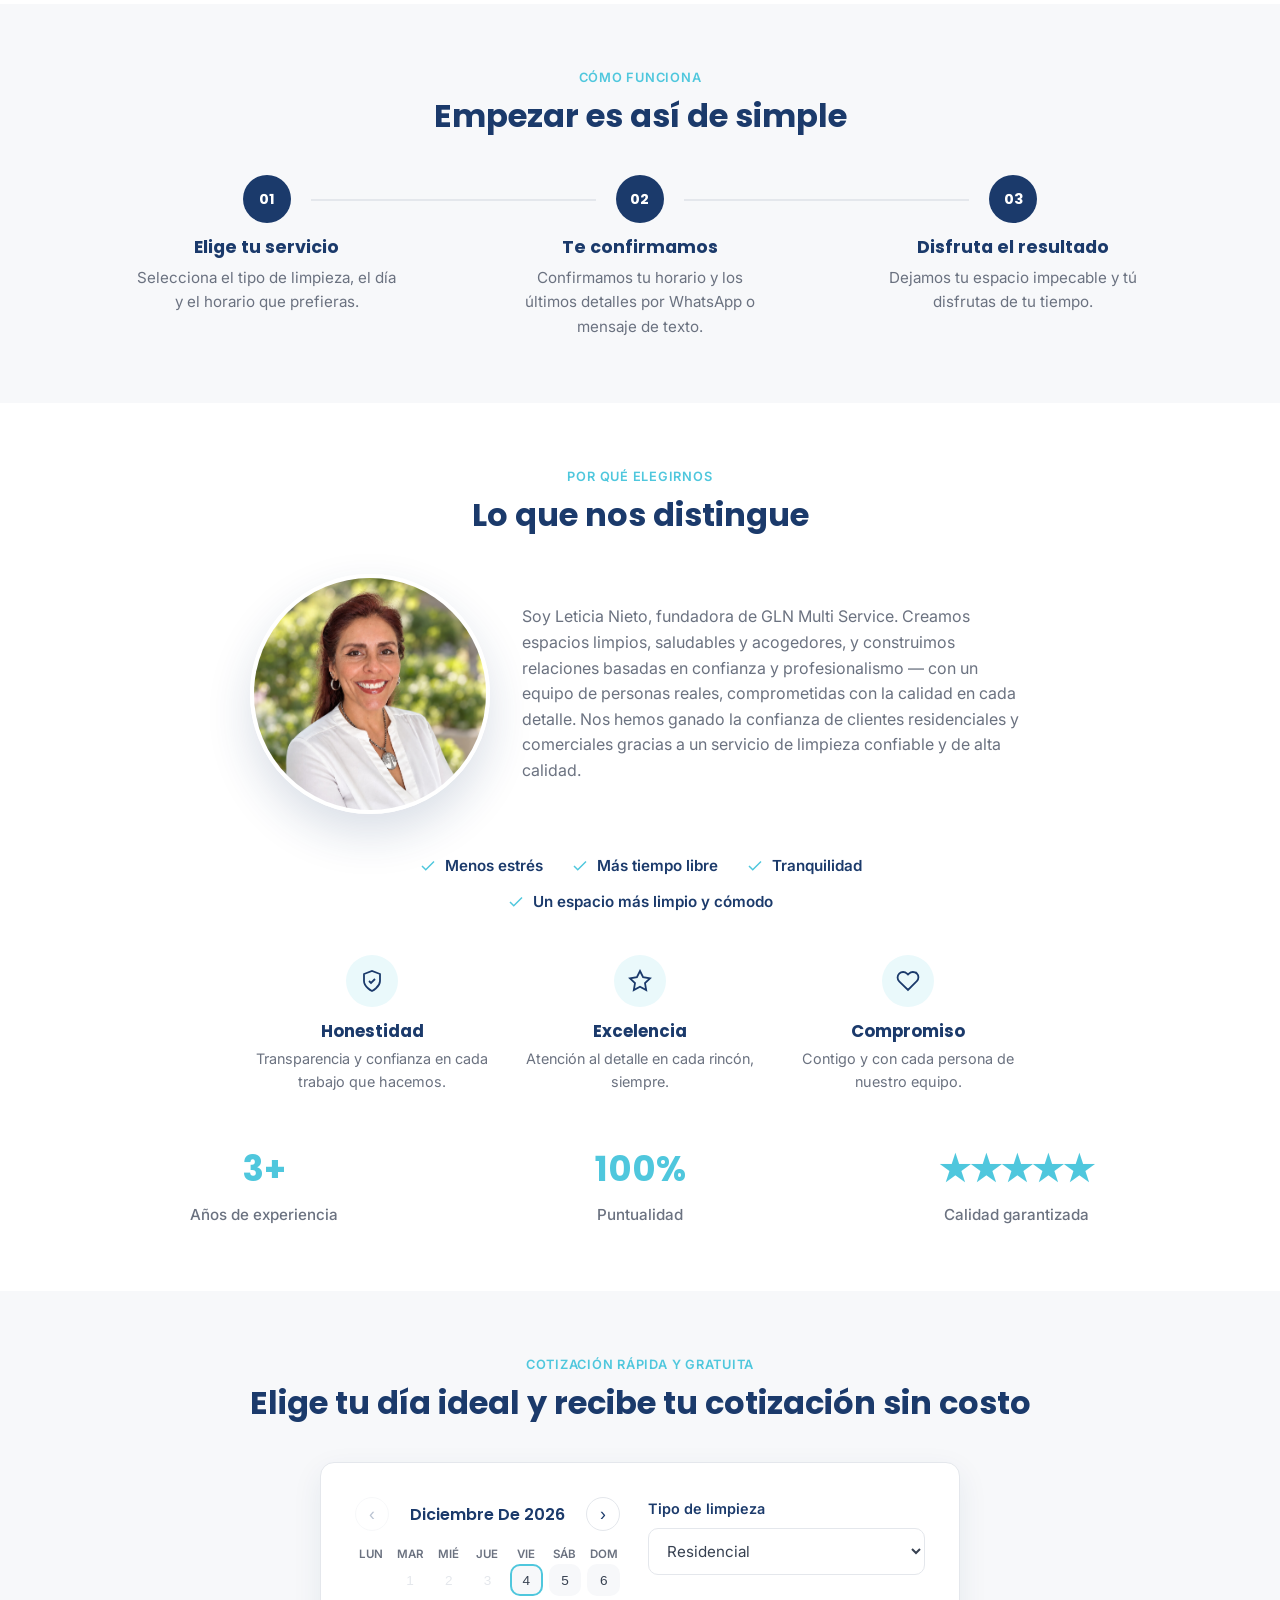
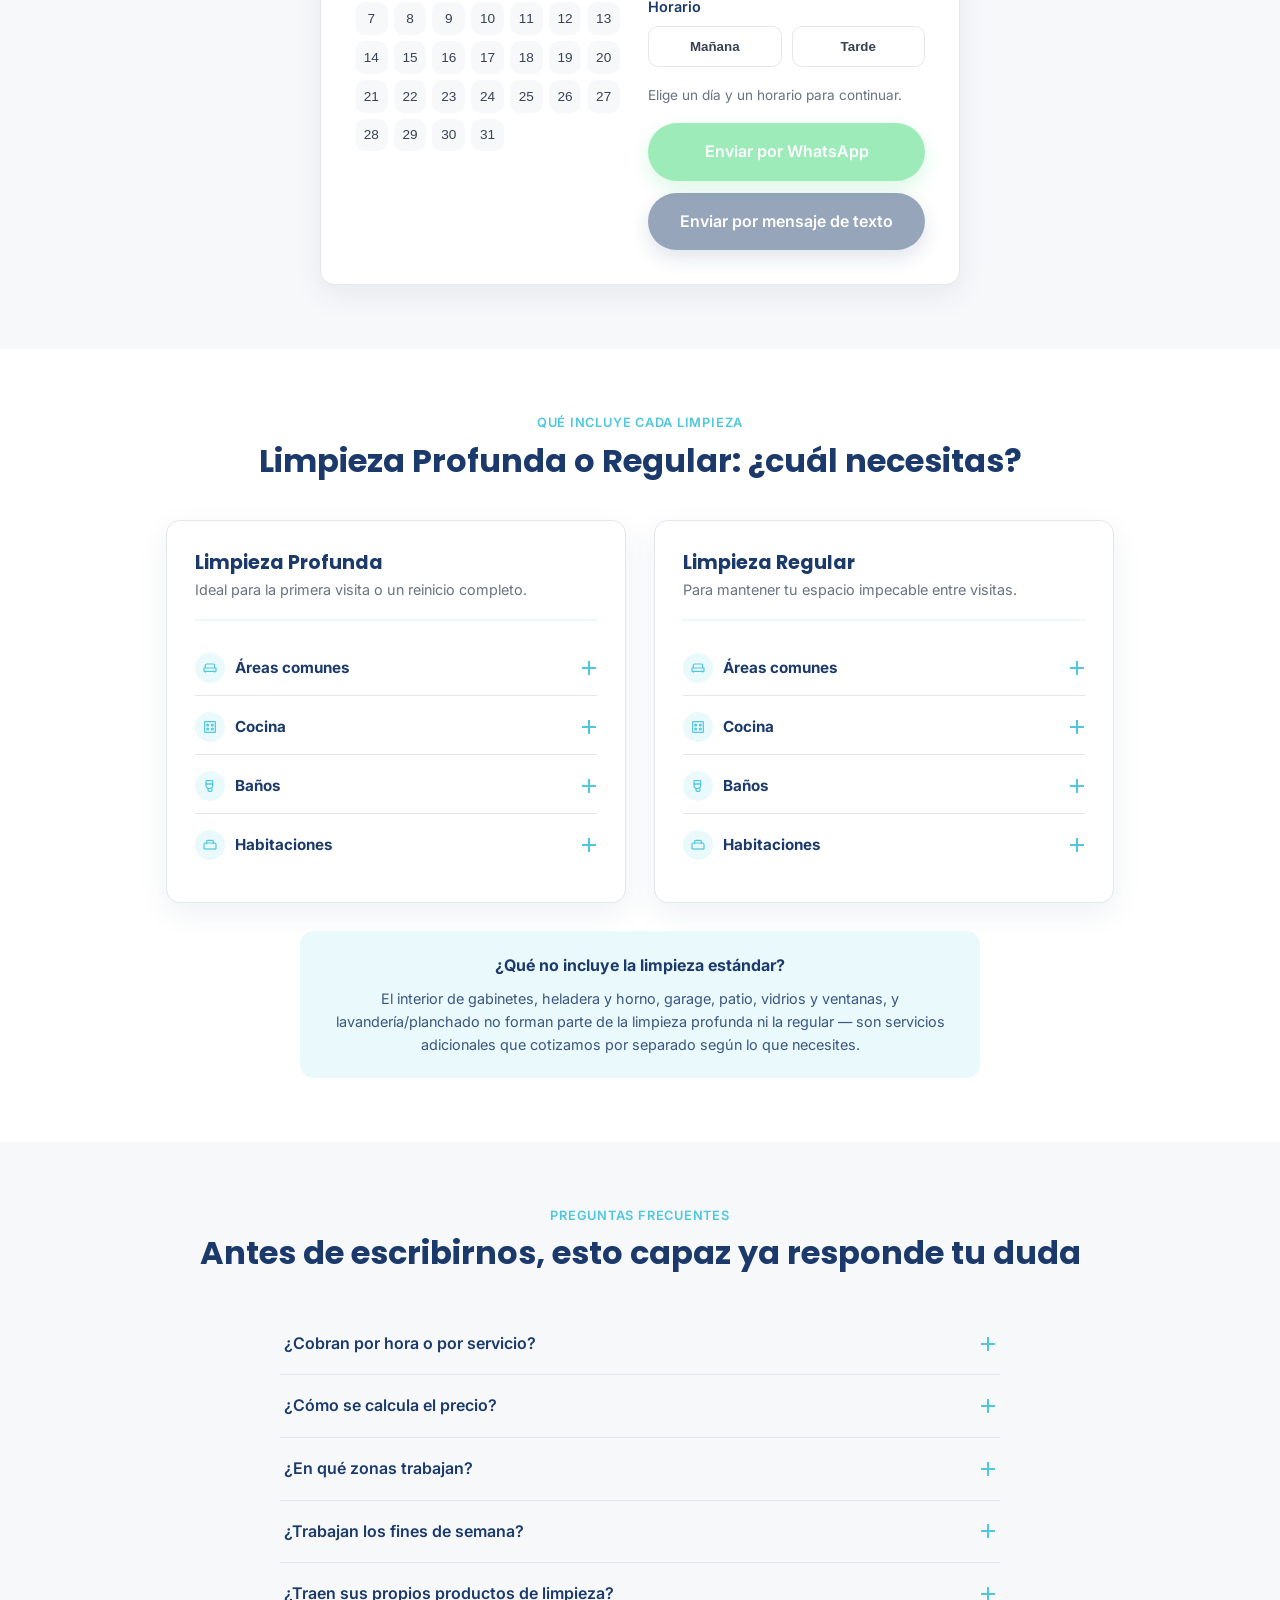
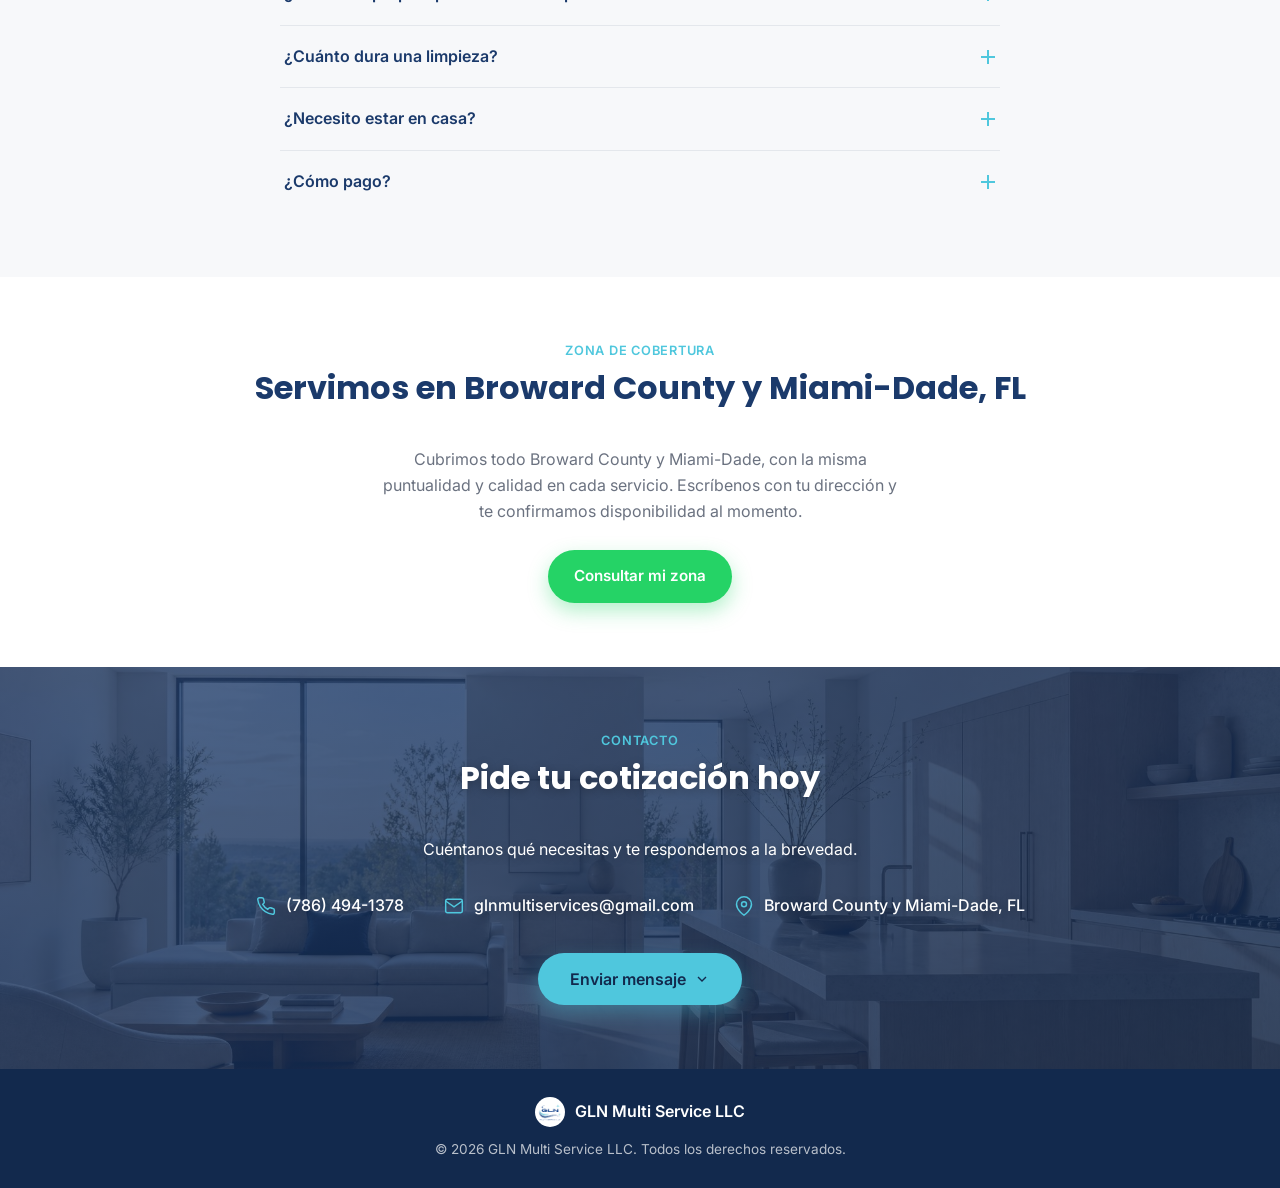
<file: es/index.html>
<!DOCTYPE html>
<html lang="es">
<head>
  <meta charset="UTF-8">
  <meta name="viewport" content="width=device-width, initial-scale=1.0">
  <title>GLN Multi Service LLC | Limpieza Residencial y Comercial en Broward y Miami-Dade, FL</title>
  <meta name="description" content="Servicio de limpieza residencial y comercial en Broward County y Miami-Dade, FL. Puntualidad y calidad desde hace 3 años. Escríbenos por WhatsApp.">
  <!--
    Etiquetas para el sitio bilingüe: la versión por defecto del sitio
    ahora es la de inglés (en la raíz "/"), y esta es la alternativa en
    español. IMPORTANTE: actualizar "https://glnmultiservice.com" acá
    y en la raíz apenas el dominio esté conectado.
  -->
  <link rel="canonical" href="https://glnmultiservice.com/es/">
  <link rel="alternate" hreflang="es" href="https://glnmultiservice.com/es/">
  <link rel="alternate" hreflang="en" href="https://glnmultiservice.com/">
  <link rel="alternate" hreflang="x-default" href="https://glnmultiservice.com/">
  <link rel="icon" href="/images/logo.png" type="image/png">
  <link rel="preconnect" href="https://fonts.googleapis.com">
  <link href="https://fonts.googleapis.com/css2?family=Poppins:wght@400;500;600;700;800&family=Inter:wght@400;500;600&display=swap" rel="stylesheet">
  <link rel="stylesheet" href="/css/styles.css">
</head>
<body>

  <header class="header" id="header">
    <div class="container header__inner">
      <a href="#" class="header__brand">
        <img src="/images/logo.png" alt="GLN Multi Service LLC" class="header__logo">
        <span class="header__name">GLN Multi Service</span>
      </a>

      <nav class="nav" id="nav">
        <a href="#servicios" class="nav__link">Servicios</a>
        <a href="#cotizar" class="nav__link">Cotizar</a>
        <a href="#nosotros" class="nav__link">Nosotros</a>
        <a href="#contacto" class="nav__link">Contacto</a>
        <!-- Cambio de idioma: lleva a la versión en inglés en la raíz "/". -->
        <a href="/" class="nav__lang">EN</a>
      </nav>

      <a href="https://wa.me/17864941378?text=Hola%2C%20quiero%20cotizar%20un%20servicio%20de%20limpieza" class="btn btn--whatsapp btn--header" target="_blank" rel="noopener">
        WhatsApp
      </a>

      <button class="nav__toggle" id="navToggle" aria-label="Abrir menú">
        <span></span><span></span><span></span>
      </button>
    </div>
  </header>

  <section class="hero">
    <span class="blob blob--1" aria-hidden="true"></span>
    <span class="blob blob--2" aria-hidden="true"></span>

    <div class="container hero__inner">
      <div class="hero__text reveal">
        <p class="hero__eyebrow">Broward County y Miami-Dade, FL</p>
        <h1 class="hero__title">Tu espacio, siempre impecable</h1>
        <p class="hero__subtitle">
          Te devolvemos tu tiempo, reducimos tu estrés y te damos la tranquilidad
          de saber que tu espacio está en manos confiables.
        </p>
        <p class="hero__tagline">"We Handle the Mess, You Enjoy the Rest."</p>
        <div class="hero__actions">
          <div class="msg-menu" id="heroMessage">
            <button type="button" class="btn btn--message" id="heroMsgToggle" aria-haspopup="true" aria-expanded="false">
              Enviar mensaje
              <svg class="msg-menu__chevron" viewBox="0 0 24 24" fill="none" stroke="currentColor" stroke-width="2"><path d="M6 9l6 6 6-6"/></svg>
            </button>
            <div class="msg-menu__list" id="heroMsgMenu">
              <a href="https://wa.me/17864941378?text=Hola%2C%20quiero%20cotizar%20un%20servicio%20de%20limpieza" target="_blank" rel="noopener" class="msg-menu__option">
                <svg viewBox="0 0 24 24" fill="currentColor"><path d="M12.04 2C6.58 2 2.13 6.45 2.13 11.91c0 1.79.47 3.53 1.36 5.07L2.05 22l5.16-1.42a9.9 9.9 0 0 0 4.83 1.24h.01c5.46 0 9.91-4.45 9.91-9.91 0-2.65-1.03-5.14-2.9-7.01A9.86 9.86 0 0 0 12.04 2zm5.79 14.07c-.24.68-1.19 1.25-1.95 1.41-.52.11-1.2.2-3.48-.75-2.92-1.21-4.8-4.16-4.94-4.35-.15-.19-1.18-1.57-1.18-3 0-1.43.75-2.13 1.02-2.42.27-.29.58-.36.78-.36.19 0 .39 0 .56.01.18.01.42-.07.66.5.24.58.82 2.01.9 2.15.07.15.12.32.02.51-.09.19-.14.31-.28.48-.14.17-.29.37-.42.5-.14.14-.28.29-.12.57.15.28.68 1.12 1.46 1.82 1 .89 1.85 1.17 2.13 1.3.28.14.44.12.6-.07.17-.19.71-.83.9-1.11.19-.28.38-.24.63-.14.26.09 1.65.78 1.93.92.28.14.47.21.54.33.07.12.07.68-.17 1.36z"/></svg>
                WhatsApp
              </a>
              <a href="#" id="heroSmsLink" class="msg-menu__option">
                <svg viewBox="0 0 24 24" fill="none" stroke="currentColor" stroke-width="1.8"><path d="M21 15a2 2 0 0 1-2 2H7l-4 4V5a2 2 0 0 1 2-2h14a2 2 0 0 1 2 2z"/></svg>
                Mensaje de texto
              </a>
            </div>
          </div>

          <a href="tel:+17864941378" class="btn btn--outline">
            Llamar ahora
          </a>
        </div>

        <div class="hero__badges">
          <span>3+ años de experiencia</span>
          <span>Residencial y Comercial</span>
          <span>Respuesta rápida por WhatsApp</span>
        </div>
      </div>
    </div>
  </section>

  <section class="section" id="servicios">
    <div class="container">
      <p class="section__eyebrow reveal">Servicios</p>
      <h2 class="section__title reveal">Servicios para cada necesidad</h2>

      <div class="cards">
        <div class="card reveal">
          <div class="card__icon">
            <svg viewBox="0 0 24 24" fill="none" stroke="currentColor" stroke-width="1.8"><path d="M3 11l9-8 9 8"/><path d="M5 10v10h14V10"/><path d="M9 20v-6h6v6"/></svg>
          </div>
          <h3 class="card__title">Limpieza Residencial</h3>
          <p class="card__text">
            Casas y apartamentos limpios y ordenados de principio a fin, con la confianza
            de un servicio puntual, cuidadoso y de calidad en cada visita.
          </p>
          <a href="#tipos-limpieza" class="card__link">
            Ver más detalles
            <svg viewBox="0 0 24 24" fill="none" stroke="currentColor" stroke-width="2"><path d="M5 12h14M13 6l6 6-6 6"/></svg>
          </a>
        </div>

        <div class="card reveal">
          <div class="card__icon">
            <svg viewBox="0 0 24 24" fill="none" stroke="currentColor" stroke-width="1.8"><rect x="3" y="4" width="18" height="16" rx="1"/><path d="M3 9h18"/><path d="M8 4v5"/><path d="M8 13h3M8 17h6"/></svg>
          </div>
          <h3 class="card__title">Limpieza Comercial</h3>
          <p class="card__text">
            Oficinas y locales listos para recibir a tus clientes, con horarios flexibles
            que se adaptan a la operación de tu negocio.
          </p>
        </div>

        <div class="card reveal">
          <div class="card__icon">
            <svg viewBox="0 0 24 24" fill="none" stroke="currentColor" stroke-width="1.8"><path d="M21 8l-9-5-9 5 9 5 9-5z"/><path d="M3 8v8l9 5 9-5V8"/><path d="M12 13v8"/></svg>
          </div>
          <h3 class="card__title">Limpieza de Mudanza (Move-In / Move-Out)</h3>
          <p class="card__text">
            Antes de entregar las llaves o antes de mudarte a un nuevo espacio, dejamos
            todo listo — ideal para inquilinos, propietarios y agentes inmobiliarios.
          </p>
        </div>

        <div class="card reveal">
          <div class="card__icon">
            <svg viewBox="0 0 24 24" fill="none" stroke="currentColor" stroke-width="1.8"><path d="M3 18v-7a2 2 0 0 1 2-2h14a2 2 0 0 1 2 2v7"/><path d="M3 18h18"/><path d="M7 11V7a2 2 0 0 1 2-2h6a2 2 0 0 1 2 2v4"/></svg>
          </div>
          <h3 class="card__title">Limpieza de Airbnb</h3>
          <p class="card__text">
            Preparamos tu propiedad entre huéspedes con la rapidez y el detalle que
            un turnover exige, lista a tiempo para la próxima reserva.
          </p>
        </div>

        <div class="card reveal">
          <div class="card__icon">
            <svg viewBox="0 0 24 24" fill="none" stroke="currentColor" stroke-width="1.8"><path d="M14.7 6.3a1 1 0 0 0 0 1.4l1.6 1.6a1 1 0 0 0 1.4 0l3.77-3.77a6 6 0 0 1-7.94 7.94l-6.91 6.91a2.12 2.12 0 0 1-3-3l6.91-6.91a6 6 0 0 1 7.94-7.94l-3.76 3.77z"/></svg>
          </div>
          <h3 class="card__title">Limpieza Post-Construcción</h3>
          <p class="card__text">
            Quitamos polvo, residuos y restos de obra para que el espacio quede
            listo para estrenar, sin rastro de la remodelación.
          </p>
        </div>

        <div class="card reveal">
          <div class="card__icon">
            <svg viewBox="0 0 24 24" fill="none" stroke="currentColor" stroke-width="1.8"><circle cx="12" cy="12" r="9"/><path d="M12 8v8M8 12h8"/></svg>
          </div>
          <h3 class="card__title">Y Más Servicios Personalizados</h3>
          <p class="card__text">
            Atención en eventos, lavandería y lo que necesites — cuéntanos tu
            situación y armamos un servicio a tu medida.
          </p>
        </div>
      </div>
    </div>
  </section>

  <section class="section section--alt" id="proceso">
    <div class="container">
      <p class="section__eyebrow reveal">Cómo funciona</p>
      <h2 class="section__title reveal">Empezar es así de simple</h2>

      <div class="steps">
        <div class="step reveal">
          <span class="step__number">01</span>
          <h3 class="step__title">Elige tu servicio</h3>
          <p class="step__text">Selecciona el tipo de limpieza, el día y el horario que prefieras.</p>
        </div>
        <div class="step reveal">
          <span class="step__number">02</span>
          <h3 class="step__title">Te confirmamos</h3>
          <p class="step__text">Confirmamos tu horario y los últimos detalles por WhatsApp o mensaje de texto.</p>
        </div>
        <div class="step reveal">
          <span class="step__number">03</span>
          <h3 class="step__title">Disfruta el resultado</h3>
          <p class="step__text">Dejamos tu espacio impecable y tú disfrutas de tu tiempo.</p>
        </div>
      </div>
    </div>
  </section>

  <section class="section" id="nosotros">
    <div class="container">
      <p class="section__eyebrow reveal">Por qué elegirnos</p>
      <h2 class="section__title reveal">Lo que nos distingue</h2>

      <div class="nosotros__intro-wrap reveal">
        <img src="/images/leticia.jpg" alt="Leticia Nieto, fundadora de GLN Multi Service" class="nosotros__photo">
        <p class="nosotros__intro">
          Soy Leticia Nieto, fundadora de GLN Multi Service. Creamos espacios limpios,
          saludables y acogedores, y construimos relaciones basadas en confianza y
          profesionalismo — con un equipo de personas reales, comprometidas con la
          calidad en cada detalle. Nos hemos ganado la confianza de clientes
          residenciales y comerciales gracias a un servicio de limpieza confiable
          y de alta calidad.
        </p>
      </div>

      <ul class="benefits-list reveal">
        <li><svg viewBox="0 0 24 24" fill="none" stroke="currentColor" stroke-width="2"><path d="M20 6L9 17l-5-5"/></svg> Menos estrés</li>
        <li><svg viewBox="0 0 24 24" fill="none" stroke="currentColor" stroke-width="2"><path d="M20 6L9 17l-5-5"/></svg> Más tiempo libre</li>
        <li><svg viewBox="0 0 24 24" fill="none" stroke="currentColor" stroke-width="2"><path d="M20 6L9 17l-5-5"/></svg> Tranquilidad</li>
        <li><svg viewBox="0 0 24 24" fill="none" stroke="currentColor" stroke-width="2"><path d="M20 6L9 17l-5-5"/></svg> Un espacio más limpio y cómodo</li>
      </ul>

      <div class="values">
        <div class="value reveal">
          <div class="value__icon">
            <svg viewBox="0 0 24 24" fill="none" stroke="currentColor" stroke-width="1.8"><path d="M12 22s8-4 8-10V5l-8-3-8 3v7c0 6 8 10 8 10z"/><path d="M9 12l2 2 4-4"/></svg>
          </div>
          <h3 class="value__title">Honestidad</h3>
          <p class="value__text">Transparencia y confianza en cada trabajo que hacemos.</p>
        </div>
        <div class="value reveal">
          <div class="value__icon">
            <svg viewBox="0 0 24 24" fill="none" stroke="currentColor" stroke-width="1.8"><path d="M12 2l3.09 6.26L22 9.27l-5 4.87L18.18 21 12 17.77 5.82 21 7 14.14l-5-4.87 6.91-1.01L12 2z"/></svg>
          </div>
          <h3 class="value__title">Excelencia</h3>
          <p class="value__text">Atención al detalle en cada rincón, siempre.</p>
        </div>
        <div class="value reveal">
          <div class="value__icon">
            <svg viewBox="0 0 24 24" fill="none" stroke="currentColor" stroke-width="1.8"><path d="M20.8 4.6a5.5 5.5 0 0 0-7.8 0L12 5.6l-1-1a5.5 5.5 0 0 0-7.8 7.8l1 1L12 21l7.8-7.8 1-1a5.5 5.5 0 0 0 0-7.8z"/></svg>
          </div>
          <h3 class="value__title">Compromiso</h3>
          <p class="value__text">Contigo y con cada persona de nuestro equipo.</p>
        </div>
      </div>

      <div class="stats">
        <div class="stat reveal">
          <span class="stat__number">3+</span>
          <span class="stat__label">Años de experiencia</span>
        </div>
        <div class="stat reveal">
          <span class="stat__number">100%</span>
          <span class="stat__label">Puntualidad</span>
        </div>
        <div class="stat reveal">
          <span class="stat__number">★★★★★</span>
          <span class="stat__label">Calidad garantizada</span>
        </div>
      </div>
    </div>
  </section>

  <section class="section section--alt" id="cotizar">
    <div class="container">
      <p class="section__eyebrow reveal">Cotización rápida y gratuita</p>
      <h2 class="section__title reveal">Elige tu día ideal y recibe tu cotización sin costo</h2>

      <div class="quote reveal">
        <div class="quote__calendar">
          <div class="calendar__header">
            <button type="button" class="calendar__nav" id="calPrev" aria-label="Mes anterior">‹</button>
            <span class="calendar__label" id="calLabel"></span>
            <button type="button" class="calendar__nav" id="calNext" aria-label="Mes siguiente">›</button>
          </div>
          <div class="calendar__weekdays">
            <span>Lun</span><span>Mar</span><span>Mié</span><span>Jue</span><span>Vie</span><span>Sáb</span><span>Dom</span>
          </div>
          <div class="calendar__grid" id="calGrid"></div>
        </div>

        <div class="quote__form">
          <label class="quote__label" for="tipoLimpieza">Tipo de limpieza</label>
          <select id="tipoLimpieza" class="quote__select">
            <option value="una limpieza Residencial">Residencial</option>
            <option value="una limpieza Comercial">Comercial</option>
            <option value="una limpieza de mudanza (Move-In / Move-Out)">Mudanza (Move-In / Move-Out)</option>
            <option value="una limpieza de Airbnb">Limpieza de Airbnb</option>
            <option value="una limpieza post-construcción">Post-Construcción</option>
            <option value="asistencia para un evento">Asistencia en Eventos</option>
            <option value="un servicio de organización de espacios">Organización de Espacios</option>
          </select>

          <span class="quote__label">Horario</span>
          <div class="quote__toggle" id="horarioToggle">
            <button type="button" class="quote__toggle-btn" data-value="la mañana">Mañana</button>
            <button type="button" class="quote__toggle-btn" data-value="la tarde">Tarde</button>
          </div>

          <p class="quote__hint" id="quoteHint">Elige un día y un horario para continuar.</p>

          <div class="quote__buttons">
            <a href="#" class="btn btn--whatsapp btn--lg quote__submit" id="quoteSubmit" target="_blank" rel="noopener">
              Enviar por WhatsApp
            </a>
            <a href="#" class="btn btn--sms btn--lg quote__submit" id="quoteSubmitSms" rel="noopener">
              Enviar por mensaje de texto
            </a>
          </div>
        </div>
      </div>
    </div>
  </section>

  <section class="section" id="tipos-limpieza">
    <div class="container">
      <p class="section__eyebrow reveal">Qué incluye cada limpieza</p>
      <h2 class="section__title reveal">Limpieza Profunda o Regular: ¿cuál necesitas?</h2>

      <div class="cleaning-compare">
        <div class="cleaning-col reveal">
          <h3 class="cleaning-col__title">Limpieza Profunda</h3>
          <p class="cleaning-col__subtitle">Ideal para la primera visita o un reinicio completo.</p>

          <details class="cleaning-group">
            <summary class="cleaning-group__header">
              <span class="cleaning-group__icon">
                <svg viewBox="0 0 24 24" fill="none" stroke="currentColor" stroke-width="1.8"><path d="M5 12V8a2 2 0 0 1 2-2h10a2 2 0 0 1 2 2v4"/><path d="M3 12h18v4a1 1 0 0 1-1 1H4a1 1 0 0 1-1-1v-4z"/><path d="M5 17v2M19 17v2"/></svg>
              </span>
              <h4 class="cleaning-group__title">Áreas comunes</h4>
              <span class="accordion-icon"></span>
            </summary>
            <ul class="cleaning-group__list">
              <li>Sacudido detallado de superficies accesibles</li>
              <li>Limpieza de repisas de ventanas y persianas</li>
              <li>Limpieza liviana de zócalos</li>
              <li>Marcos de puertas y manijas</li>
              <li>Interruptores de luz</li>
              <li>Detallado de superficies de muebles</li>
              <li>Aspirado y trapeado de pisos</li>
            </ul>
          </details>

          <details class="cleaning-group">
            <summary class="cleaning-group__header">
              <span class="cleaning-group__icon">
                <svg viewBox="0 0 24 24" fill="none" stroke="currentColor" stroke-width="1.8"><rect x="4" y="4" width="16" height="16" rx="1"/><circle cx="8.5" cy="9" r="1.4"/><circle cx="15.5" cy="9" r="1.4"/><circle cx="8.5" cy="15" r="1.4"/><circle cx="15.5" cy="15" r="1.4"/></svg>
              </span>
              <h4 class="cleaning-group__title">Cocina</h4>
              <span class="accordion-icon"></span>
            </summary>
            <ul class="cleaning-group__list">
              <li>Exterior e interior de electrodomésticos</li>
              <li>Limpieza detallada de la hornalla</li>
              <li>Microondas por dentro y por fuera</li>
              <li>Limpieza profunda de mesada y bacha</li>
              <li>Exterior de gabinetes</li>
              <li>Retiro de basura</li>
              <li>Detallado de pisos</li>
              <li>Desengrasado puntual del revestimiento</li>
            </ul>
          </details>

          <details class="cleaning-group">
            <summary class="cleaning-group__header">
              <span class="cleaning-group__icon">
                <svg viewBox="0 0 24 24" fill="none" stroke="currentColor" stroke-width="1.8"><path d="M7 4h8a1 1 0 0 1 1 1v4H6V5a1 1 0 0 1 1-1z"/><path d="M6 9h10v2a5 5 0 0 1-5 5 5 5 0 0 1-5-5V9z"/><path d="M9 16v2a2 2 0 0 0 2 2h2a2 2 0 0 0 2-2v-2"/></svg>
              </span>
              <h4 class="cleaning-group__title">Baños</h4>
              <span class="accordion-icon"></span>
            </summary>
            <ul class="cleaning-group__list">
              <li>Limpieza profunda y desinfección del inodoro</li>
              <li>Pulido de bacha y grifería</li>
              <li>Limpieza de espejos</li>
              <li>Limpieza detallada de mesadas</li>
              <li>Remoción del sarro/jabón de la ducha</li>
            </ul>
          </details>

          <details class="cleaning-group">
            <summary class="cleaning-group__header">
              <span class="cleaning-group__icon">
                <svg viewBox="0 0 24 24" fill="none" stroke="currentColor" stroke-width="1.8"><path d="M3 18v-7a2 2 0 0 1 2-2h14a2 2 0 0 1 2 2v7"/><path d="M3 18h18"/><path d="M7 11V7a2 2 0 0 1 2-2h6a2 2 0 0 1 2 2v4"/></svg>
              </span>
              <h4 class="cleaning-group__title">Habitaciones</h4>
              <span class="accordion-icon"></span>
            </summary>
            <ul class="cleaning-group__list">
              <li>Tendido de camas</li>
              <li>Limpieza de superficies</li>
              <li>Sacudido detallado</li>
              <li>Repisas de ventanas y persianas</li>
              <li>Aspirado y trapeado de pisos</li>
              <li>Organización liviana</li>
            </ul>
          </details>
        </div>

        <div class="cleaning-col reveal">
          <h3 class="cleaning-col__title">Limpieza Regular</h3>
          <p class="cleaning-col__subtitle">Para mantener tu espacio impecable entre visitas.</p>

          <details class="cleaning-group">
            <summary class="cleaning-group__header">
              <span class="cleaning-group__icon">
                <svg viewBox="0 0 24 24" fill="none" stroke="currentColor" stroke-width="1.8"><path d="M5 12V8a2 2 0 0 1 2-2h10a2 2 0 0 1 2 2v4"/><path d="M3 12h18v4a1 1 0 0 1-1 1H4a1 1 0 0 1-1-1v-4z"/><path d="M5 17v2M19 17v2"/></svg>
              </span>
              <h4 class="cleaning-group__title">Áreas comunes</h4>
              <span class="accordion-icon"></span>
            </summary>
            <ul class="cleaning-group__list">
              <li>Sacudido de superficies accesibles</li>
              <li>Limpieza de mesas y muebles</li>
              <li>Sacudido liviano de repisas y persianas</li>
              <li>Aspirado y trapeado de pisos</li>
              <li>Organización liviana de áreas visibles</li>
              <li>Limpieza de la entrada principal</li>
            </ul>
          </details>

          <details class="cleaning-group">
            <summary class="cleaning-group__header">
              <span class="cleaning-group__icon">
                <svg viewBox="0 0 24 24" fill="none" stroke="currentColor" stroke-width="1.8"><rect x="4" y="4" width="16" height="16" rx="1"/><circle cx="8.5" cy="9" r="1.4"/><circle cx="15.5" cy="9" r="1.4"/><circle cx="8.5" cy="15" r="1.4"/><circle cx="15.5" cy="15" r="1.4"/></svg>
              </span>
              <h4 class="cleaning-group__title">Cocina</h4>
              <span class="accordion-icon"></span>
            </summary>
            <ul class="cleaning-group__list">
              <li>Exterior de electrodomésticos</li>
              <li>Exterior de la hornalla</li>
              <li>Exterior del microondas</li>
              <li>Mesada y bacha</li>
              <li>Exterior de gabinetes</li>
              <li>Retiro de basura</li>
              <li>Aspirado y trapeado de pisos</li>
            </ul>
          </details>

          <details class="cleaning-group">
            <summary class="cleaning-group__header">
              <span class="cleaning-group__icon">
                <svg viewBox="0 0 24 24" fill="none" stroke="currentColor" stroke-width="1.8"><path d="M7 4h8a1 1 0 0 1 1 1v4H6V5a1 1 0 0 1 1-1z"/><path d="M6 9h10v2a5 5 0 0 1-5 5 5 5 0 0 1-5-5V9z"/><path d="M9 16v2a2 2 0 0 0 2 2h2a2 2 0 0 0 2-2v-2"/></svg>
              </span>
              <h4 class="cleaning-group__title">Baños</h4>
              <span class="accordion-icon"></span>
            </summary>
            <ul class="cleaning-group__list">
              <li>Limpieza del inodoro</li>
              <li>Bacha y grifería</li>
              <li>Espejos</li>
              <li>Mesadas</li>
              <li>Exterior de gabinetes</li>
              <li>Limpieza liviana de ducha/bañera</li>
              <li>Pisos</li>
            </ul>
          </details>

          <details class="cleaning-group">
            <summary class="cleaning-group__header">
              <span class="cleaning-group__icon">
                <svg viewBox="0 0 24 24" fill="none" stroke="currentColor" stroke-width="1.8"><path d="M3 18v-7a2 2 0 0 1 2-2h14a2 2 0 0 1 2 2v7"/><path d="M3 18h18"/><path d="M7 11V7a2 2 0 0 1 2-2h6a2 2 0 0 1 2 2v4"/></svg>
              </span>
              <h4 class="cleaning-group__title">Habitaciones</h4>
              <span class="accordion-icon"></span>
            </summary>
            <ul class="cleaning-group__list">
              <li>Tendido de camas</li>
              <li>Sacudido de superficies</li>
              <li>Repisas de ventanas y persianas</li>
              <li>Aspirado y trapeado de pisos</li>
              <li>Organización liviana</li>
            </ul>
          </details>
        </div>
      </div>

      <div class="cleaning-note reveal">
        <p class="cleaning-note__title">¿Qué no incluye la limpieza estándar?</p>
        <p class="cleaning-note__text">
          El interior de gabinetes, heladera y horno, garage, patio, vidrios y
          ventanas, y lavandería/planchado no forman parte de la limpieza
          profunda ni la regular — son servicios adicionales que cotizamos
          por separado según lo que necesites.
        </p>
      </div>
    </div>
  </section>

  <section class="section section--alt" id="faq">
    <div class="container">
      <p class="section__eyebrow reveal">Preguntas frecuentes</p>
      <h2 class="section__title reveal">Antes de escribirnos, esto capaz ya responde tu duda</h2>

      <div class="faq-list reveal">
        <details class="faq-item">
          <summary class="faq-item__question">¿Cobran por hora o por servicio?<span class="accordion-icon"></span></summary>
          <p class="faq-item__answer">Los servicios de limpieza se cobran por servicio, según las condiciones del espacio al momento de la visita. Los servicios adicionales, como lavandería y organización, se cobran por hora.</p>
        </details>
        <details class="faq-item">
          <summary class="faq-item__question">¿Cómo se calcula el precio?<span class="accordion-icon"></span></summary>
          <p class="faq-item__answer">El precio depende de los pies cuadrados del espacio, el tipo de servicio elegido y la frecuencia acordada.</p>
        </details>
        <details class="faq-item">
          <summary class="faq-item__question">¿En qué zonas trabajan?<span class="accordion-icon"></span></summary>
          <p class="faq-item__answer">Cubrimos todo Broward County y Miami-Dade.</p>
        </details>
        <details class="faq-item">
          <summary class="faq-item__question">¿Trabajan los fines de semana?<span class="accordion-icon"></span></summary>
          <p class="faq-item__answer">Sí. Los domingos y días feriados aplicamos un cargo adicional.</p>
        </details>
        <details class="faq-item">
          <summary class="faq-item__question">¿Traen sus propios productos de limpieza?<span class="accordion-icon"></span></summary>
          <p class="faq-item__answer">Depende de lo que acordemos con cada cliente: podemos llevar nuestros propios productos o usar los tuyos, como prefieras.</p>
        </details>
        <details class="faq-item">
          <summary class="faq-item__question">¿Cuánto dura una limpieza?<span class="accordion-icon"></span></summary>
          <p class="faq-item__answer">Depende del tipo de servicio, el tamaño del espacio y las condiciones en las que se encuentre.</p>
        </details>
        <details class="faq-item">
          <summary class="faq-item__question">¿Necesito estar en casa?<span class="accordion-icon"></span></summary>
          <p class="faq-item__answer">No es necesario. Coordinamos el acceso de la forma que te resulte más cómoda.</p>
        </details>
        <details class="faq-item">
          <summary class="faq-item__question">¿Cómo pago?<span class="accordion-icon"></span></summary>
          <p class="faq-item__answer">Aceptamos cheque, Zelle y tarjeta de crédito.</p>
        </details>
      </div>
    </div>
  </section>

  <section class="section" id="zona">
    <div class="container zona__inner reveal">
      <p class="section__eyebrow">Zona de cobertura</p>
      <h2 class="section__title">Servimos en Broward County y Miami-Dade, FL</h2>
      <p class="zona__text">
        Cubrimos todo Broward County y Miami-Dade, con la misma puntualidad
        y calidad en cada servicio. Escríbenos con tu dirección y te
        confirmamos disponibilidad al momento.
      </p>
      <a href="https://wa.me/17864941378?text=Hola%2C%20quiero%20saber%20si%20cubren%20mi%20zona" class="btn btn--whatsapp" target="_blank" rel="noopener">
        Consultar mi zona
      </a>
    </div>
  </section>

  <section class="section section--dark" id="contacto">
    <div class="container contacto__inner reveal">
      <p class="section__eyebrow">Contacto</p>
      <h2 class="section__title">Pide tu cotización hoy</h2>
      <p class="contacto__text">
        Cuéntanos qué necesitas y te respondemos a la brevedad.
      </p>

      <ul class="contacto__list">
        <li>
          <svg viewBox="0 0 24 24" fill="none" stroke="currentColor" stroke-width="1.8"><path d="M22 16.92v3a2 2 0 0 1-2.18 2 19.79 19.79 0 0 1-8.63-3.07 19.5 19.5 0 0 1-6-6 19.79 19.79 0 0 1-3.07-8.67A2 2 0 0 1 4.11 2h3a2 2 0 0 1 2 1.72c.127.96.361 1.903.7 2.81a2 2 0 0 1-.45 2.11L8.09 9.91a16 16 0 0 0 6 6l1.27-1.27a2 2 0 0 1 2.11-.45c.907.339 1.85.573 2.81.7A2 2 0 0 1 22 16.92z"/></svg>
          <a href="tel:+17864941378">(786) 494-1378</a>
        </li>
        <li>
          <svg viewBox="0 0 24 24" fill="none" stroke="currentColor" stroke-width="1.8"><path d="M22 6l-10 7L2 6"/><rect x="2" y="4" width="20" height="16" rx="2"/></svg>
          <a href="mailto:glnmultiservices@gmail.com">glnmultiservices@gmail.com</a>
        </li>
        <li>
          <svg viewBox="0 0 24 24" fill="none" stroke="currentColor" stroke-width="1.8"><path d="M21 10c0 7-9 13-9 13s-9-6-9-13a9 9 0 0 1 18 0z"/><circle cx="12" cy="10" r="3"/></svg>
          <span>Broward County y Miami-Dade, FL</span>
        </li>
      </ul>

      <div class="msg-menu" id="contactoMessage">
        <button type="button" class="btn btn--message btn--lg" id="contactoMsgToggle" aria-haspopup="true" aria-expanded="false">
          Enviar mensaje
          <svg class="msg-menu__chevron" viewBox="0 0 24 24" fill="none" stroke="currentColor" stroke-width="2"><path d="M6 9l6 6 6-6"/></svg>
        </button>
        <div class="msg-menu__list" id="contactoMsgMenu">
          <a href="https://wa.me/17864941378?text=Hola%2C%20quiero%20cotizar%20un%20servicio%20de%20limpieza" target="_blank" rel="noopener" class="msg-menu__option">
            <svg viewBox="0 0 24 24" fill="currentColor"><path d="M12.04 2C6.58 2 2.13 6.45 2.13 11.91c0 1.79.47 3.53 1.36 5.07L2.05 22l5.16-1.42a9.9 9.9 0 0 0 4.83 1.24h.01c5.46 0 9.91-4.45 9.91-9.91 0-2.65-1.03-5.14-2.9-7.01A9.86 9.86 0 0 0 12.04 2zm5.79 14.07c-.24.68-1.19 1.25-1.95 1.41-.52.11-1.2.2-3.48-.75-2.92-1.21-4.8-4.16-4.94-4.35-.15-.19-1.18-1.57-1.18-3 0-1.43.75-2.13 1.02-2.42.27-.29.58-.36.78-.36.19 0 .39 0 .56.01.18.01.42-.07.66.5.24.58.82 2.01.9 2.15.07.15.12.32.02.51-.09.19-.14.31-.28.48-.14.17-.29.37-.42.5-.14.14-.28.29-.12.57.15.28.68 1.12 1.46 1.82 1 .89 1.85 1.17 2.13 1.3.28.14.44.12.6-.07.17-.19.71-.83.9-1.11.19-.28.38-.24.63-.14.26.09 1.65.78 1.93.92.28.14.47.21.54.33.07.12.07.68-.17 1.36z"/></svg>
            WhatsApp
          </a>
          <a href="#" id="contactoSmsLink" class="msg-menu__option">
            <svg viewBox="0 0 24 24" fill="none" stroke="currentColor" stroke-width="1.8"><path d="M21 15a2 2 0 0 1-2 2H7l-4 4V5a2 2 0 0 1 2-2h14a2 2 0 0 1 2 2z"/></svg>
            Mensaje de texto
          </a>
        </div>
      </div>
    </div>
  </section>

  <footer class="footer">
    <div class="container footer__inner">
      <div class="footer__brand">
        <img src="/images/logo.png" alt="GLN Multi Service LLC" class="footer__logo">
        <span>GLN Multi Service LLC</span>
      </div>
      <p class="footer__copy">&copy; <span id="year"></span> GLN Multi Service LLC. Todos los derechos reservados.</p>
    </div>
  </footer>

  <a href="https://wa.me/17864941378?text=Hola%2C%20quiero%20cotizar%20un%20servicio%20de%20limpieza" class="whatsapp-float" target="_blank" rel="noopener" aria-label="Escribir por WhatsApp">
    <span class="whatsapp-float__ring" aria-hidden="true"></span>
    <svg viewBox="0 0 24 24" fill="currentColor"><path d="M12.04 2C6.58 2 2.13 6.45 2.13 11.91c0 1.79.47 3.53 1.36 5.07L2.05 22l5.16-1.42a9.9 9.9 0 0 0 4.83 1.24h.01c5.46 0 9.91-4.45 9.91-9.91 0-2.65-1.03-5.14-2.9-7.01A9.86 9.86 0 0 0 12.04 2zm5.79 14.07c-.24.68-1.19 1.25-1.95 1.41-.52.11-1.2.2-3.48-.75-2.92-1.21-4.8-4.16-4.94-4.35-.15-.19-1.18-1.57-1.18-3 0-1.43.75-2.13 1.02-2.42.27-.29.58-.36.78-.36.19 0 .39 0 .56.01.18.01.42-.07.66.5.24.58.82 2.01.9 2.15.07.15.12.32.02.51-.09.19-.14.31-.28.48-.14.17-.29.37-.42.5-.14.14-.28.29-.12.57.15.28.68 1.12 1.46 1.82 1 .89 1.85 1.17 2.13 1.3.28.14.44.12.6-.07.17-.19.71-.83.9-1.11.19-.28.38-.24.63-.14.26.09 1.65.78 1.93.92.28.14.47.21.54.33.07.12.07.68-.17 1.36z"/></svg>
  </a>

  <script src="/js/script.es.js"></script>
</body>
</html>
</file>
<file: css/styles.css>
/* ============================================================
   VARIABLES / PALETA (del logo)
   Todo lo que empieza con -- es una "custom property" de CSS:
   una variable. Se define una vez acá y se usa en todo el
   archivo con var(--nombre). Si más adelante cambian el color
   exacto del logo, se edita en UN solo lugar y se actualiza
   toda la web automáticamente.
   ============================================================ */
:root {
  --navy: #1b3a6b;
  --navy-dark: #12294d;
  --teal: #4fc7dd;
  --teal-light: #eaf9fb;
  --white: #ffffff;
  --gray-50: #f7f8fa;
  --gray-200: #e4e7ec;
  --gray-500: #6b7280;
  --gray-700: #374151;
  --whatsapp: #25d366;
  --whatsapp-dark: #1ea952;

  --font-heading: 'Poppins', sans-serif;
  --font-body: 'Inter', sans-serif;

  --radius: 14px;
  --shadow: 0 10px 30px rgba(27, 58, 107, 0.08);
  --shadow-lg: 0 20px 45px rgba(27, 58, 107, 0.16);

  /* Duración/curva usadas en varias transiciones, así quedan consistentes */
  --ease: cubic-bezier(0.16, 1, 0.3, 1);
}

/* ============================================================
   RESET
   Los navegadores traen márgenes/paddings por defecto distintos
   entre sí. Este bloque los pone todos en cero para arrancar
   parejo y evitar sorpresas de espaciado.
   ============================================================ */
* { margin: 0; padding: 0; box-sizing: border-box; }

html { scroll-behavior: smooth; }

/*
  DESAJUSTE POR EL HEADER STICKY
  Cuando tocás un link del menú, el navegador scrollea hasta pegar el
  borde superior de la sección con el borde superior de la pantalla.
  El problema: el header queda "flotando" fijo arriba (position: sticky)
  tapando esos primeros ~70-90px. scroll-margin-top le dice al navegador
  "dejá este espacio de margen antes de la sección al hacer scroll hasta
  acá", así el título no queda escondido detrás del header.
*/
#servicios, #tipos-limpieza, #faq, #cotizar, #proceso, #nosotros, #zona, #contacto {
  scroll-margin-top: 90px;
}

body {
  font-family: var(--font-body);
  color: var(--gray-700);
  line-height: 1.6;
  background: var(--white);
  overflow-x: hidden; /* evita scroll horizontal por los blobs decorativos */
}

img { max-width: 100%; display: block; }
a { text-decoration: none; color: inherit; }
ul { list-style: none; }
h1, h2, h3 { font-family: var(--font-heading); color: var(--navy); line-height: 1.2; }

.container {
  width: 100%;
  max-width: 1140px;
  margin: 0 auto;
  padding: 0 20px;
  position: relative; /* para poder ubicar los blobs del hero encima */
}

/* ============================================================
   ANIMACIÓN "REVEAL" AL HACER SCROLL
   Por defecto todo elemento con clase .reveal está invisible
   (opacity 0) y desplazado 24px hacia abajo. script.js usa un
   IntersectionObserver para detectar cuándo un .reveal entra en
   pantalla y le agrega la clase .reveal--visible, que lo hace
   aparecer con una transición suave. Así las secciones "aparecen"
   a medida que el usuario baja, en vez de estar todas visibles
   de golpe -- es el mismo efecto que usan sitios hechos en Framer.
   ============================================================ */
.reveal {
  opacity: 0;
  transform: translateY(24px);
  transition: opacity 0.7s var(--ease), transform 0.7s var(--ease);
}
.reveal--visible {
  opacity: 1;
  transform: translateY(0);
}

/* ============================================================
   BOTONES
   ============================================================ */
.btn {
  display: inline-flex;
  align-items: center;
  justify-content: center;
  gap: 8px;
  padding: 14px 26px;
  border-radius: 999px;
  font-weight: 600;
  font-size: 0.95rem;
  transition: transform 0.2s var(--ease), box-shadow 0.2s var(--ease);
  white-space: nowrap;
}

.btn:hover { transform: translateY(-3px); }

.btn--whatsapp {
  background: var(--whatsapp);
  color: var(--white);
  box-shadow: 0 8px 20px rgba(37, 211, 102, 0.35);
}
.btn--whatsapp:hover {
  background: var(--whatsapp-dark);
  box-shadow: 0 14px 28px rgba(37, 211, 102, 0.45);
}

.btn--outline {
  background: transparent;
  color: var(--navy);
  border: 2px solid var(--navy);
}
.btn--outline:hover { background: var(--navy); color: var(--white); }

.btn--lg { padding: 16px 32px; font-size: 1rem; }
.btn--header { display: none; }

/* Botón de "mensaje de texto" (SMS) y el botón "Enviar mensaje" del
   hero comparten este mismo estilo navy -- así ninguno de los dos
   compite visualmente con el verde de WhatsApp, que ahora queda
   como una opción más dentro del menú, no como el canal "por defecto". */
.btn--sms,
.btn--message {
  background: var(--navy);
  color: var(--white);
  box-shadow: 0 8px 20px rgba(27, 58, 107, 0.3);
  border: none;
  cursor: pointer;
  font-family: var(--font-body);
}
.btn--sms:hover,
.btn--message:hover {
  background: var(--navy-dark);
  box-shadow: 0 14px 28px rgba(27, 58, 107, 0.4);
}

/* ============================================================
   MENÚ "ENVIAR MENSAJE" (hero)
   .msg-menu es el contenedor relativo que ancla el menú
   desplegable (position: absolute) justo debajo del botón.
   ============================================================ */
.msg-menu { position: relative; }

.msg-menu__chevron {
  width: 16px;
  height: 16px;
  transition: transform 0.2s var(--ease);
}
/* Cuando script.js marca el botón como abierto, la flechita se da vuelta */
.btn--message.is-open .msg-menu__chevron { transform: rotate(180deg); }

.msg-menu__list {
  position: absolute;
  top: calc(100% + 10px);
  left: 0;
  min-width: 230px;
  background: var(--white);
  border: 1px solid var(--gray-200);
  border-radius: 12px;
  box-shadow: var(--shadow-lg);
  padding: 8px;
  display: flex;
  flex-direction: column;
  gap: 4px;
  z-index: 10;
  /* Arranca invisible y un poco más arriba; script.js le agrega
     .msg-menu__list--open para mostrarlo con una transición suave
     en vez de aparecer/desaparecer de golpe. */
  opacity: 0;
  transform: translateY(-8px);
  pointer-events: none;
  transition: opacity 0.2s var(--ease), transform 0.2s var(--ease);
}
.msg-menu__list--open {
  opacity: 1;
  transform: translateY(0);
  pointer-events: auto;
}

.msg-menu__option {
  display: flex;
  align-items: center;
  gap: 10px;
  padding: 11px 12px;
  border-radius: 8px;
  color: var(--gray-700);
  font-weight: 600;
  font-size: 0.9rem;
  transition: background 0.15s var(--ease), color 0.15s var(--ease);
}
.msg-menu__option:hover { background: var(--teal-light); color: var(--navy); }
.msg-menu__option svg { width: 18px; height: 18px; flex-shrink: 0; }

/* En Contacto el fondo ya es navy oscuro -- si el botón "Enviar
   mensaje" fuera navy también, se perdería contra el fondo. Ahí lo
   pintamos celeste (el otro color de la marca) para que resalte. */
#contacto .btn--message {
  background: var(--teal);
  color: var(--navy-dark);
  box-shadow: 0 8px 20px rgba(79, 199, 221, 0.35);
}
#contacto .btn--message:hover {
  background: #3fb4cc;
  box-shadow: 0 14px 28px rgba(79, 199, 221, 0.45);
}

/* ============================================================
   HEADER
   position: sticky lo mantiene pegado arriba mientras scrolleás.
   La clase .header--scrolled la agrega script.js cuando bajás
   más de 10px, para que aparezca una sombra sutil (antes de
   scrollear, el header queda "flotando" sin borde).
   ============================================================ */
.header {
  position: sticky;
  top: 0;
  background: rgba(255, 255, 255, 0.85);
  backdrop-filter: blur(10px);
  border-bottom: 1px solid transparent;
  z-index: 100;
  transition: box-shadow 0.3s var(--ease), border-color 0.3s var(--ease);
}

.header--scrolled {
  box-shadow: 0 6px 24px rgba(27, 58, 107, 0.08);
  border-bottom-color: var(--gray-200);
}

.header__inner {
  display: flex;
  align-items: center;
  justify-content: space-between;
  padding-top: 12px;
  padding-bottom: 12px;
}

.header__brand { display: flex; align-items: center; gap: 10px; }
.header__logo { width: 42px; height: 42px; border-radius: 50%; object-fit: cover; }

.header__name {
  font-family: var(--font-heading);
  font-weight: 600;
  color: var(--navy);
  font-size: 1.05rem;
}

.nav { display: none; gap: 28px; }

.nav__link {
  font-weight: 500;
  color: var(--gray-700);
  font-size: 0.95rem;
  position: relative;
}
.nav__link:hover { color: var(--navy); }

/* Link de cambio de idioma: un "pill" chico para distinguirlo
   visualmente de los links de navegación normales. */
.nav__lang {
  font-weight: 600;
  font-size: 0.8rem;
  color: var(--navy);
  border: 1.5px solid var(--gray-200);
  border-radius: 999px;
  padding: 4px 12px;
}
.nav__lang:hover { border-color: var(--teal); color: var(--teal); }

.nav__toggle {
  display: flex;
  flex-direction: column;
  gap: 5px;
  background: none;
  border: none;
  cursor: pointer;
  padding: 6px;
}
.nav__toggle span { width: 24px; height: 2px; background: var(--navy); border-radius: 2px; }

.nav--open {
  display: flex;
  flex-direction: column;
  position: absolute;
  top: 100%;
  left: 0;
  right: 0;
  background: var(--white);
  padding: 16px 20px 20px;
  border-bottom: 1px solid var(--gray-200);
  gap: 16px;
}

/* ============================================================
   HERO
   ============================================================ */
.hero {
  position: relative;
  padding: 56px 0 48px;
  overflow: hidden; /* recorta los blobs y la foto que se salen del borde */
}

/*
  FOTO DE FONDO DEL HERO
  Usamos ::before en vez de una etiqueta <img> para poder apilar
  la foto, el degradado de legibilidad y los blobs en capas
  separadas con z-index, sin que ninguna interfiera con el texto.
  "inset: 0" es un atajo de "top/right/bottom/left: 0" -- hace que
  este elemento invisible cubra exactamente el mismo espacio que
  .hero. background-size: cover asegura que la foto llene todo el
  espacio sin deformarse, recortando lo que sobre.
*/
.hero::before {
  content: '';
  position: absolute;
  inset: 0;
  background-image: url('../images/hero-sur-florida.jpg');
  background-size: cover;
  background-position: center 65%; /* prioriza que se vea el sofá/pared, no el techo */
  z-index: 0;
}

/*
  DEGRADADO DE LEGIBILIDAD
  Va encima de la foto (::after) para aclararla donde va el texto.
  En mobile es un velo blanco parejo (el texto ocupa todo el ancho).
  En desktop, la media query de más abajo lo cambia por un degradado
  de izquierda a derecha, porque ahí el texto solo ocupa la mitad
  izquierda y conviene que la foto se vea con más fuerza a la derecha.
*/
.hero::after {
  content: '';
  position: absolute;
  inset: 0;
  background: rgba(255, 255, 255, 0.88);
  z-index: 1;
}

/*
  BLOBS DECORATIVOS
  Son <span> vacíos posicionados de forma absoluta, con un
  gradiente circular de color y mucho "filter: blur()" para que
  se vean como manchas de luz suaves de fondo. Es 100% CSS, cero
  peso extra de imágenes. La animación "float" los mueve muy
  lento en un loop infinito para dar sensación de vida sin
  distraer.
*/
.blob {
  position: absolute;
  border-radius: 50%;
  filter: blur(60px);
  opacity: 0.5;
  pointer-events: none; /* que no interfieran con los clics */
  z-index: 2; /* por encima de la foto (::before, z-index 0) y el velo (::after, z-index 1) */
}
.blob--1 {
  width: 280px;
  height: 280px;
  background: radial-gradient(circle, var(--teal) 0%, transparent 70%);
  top: -60px;
  right: -60px;
  animation: float 9s ease-in-out infinite;
}
.blob--2 {
  width: 220px;
  height: 220px;
  background: radial-gradient(circle, var(--navy) 0%, transparent 70%);
  bottom: -60px;
  left: -40px;
  opacity: 0.25;
  animation: float 11s ease-in-out infinite reverse;
}

@keyframes float {
  0%, 100% { transform: translate(0, 0); }
  50% { transform: translate(20px, 24px); }
}

.hero__inner {
  position: relative;
  z-index: 3; /* por encima de la foto, el velo y los blobs */
  display: flex;
  align-items: center;
  gap: 32px;
  text-align: center;
}

.hero__eyebrow {
  color: var(--teal);
  font-weight: 600;
  letter-spacing: 0.06em;
  text-transform: uppercase;
  font-size: 0.8rem;
  margin-bottom: 10px;
}

.hero__title { font-size: 2rem; font-weight: 700; margin-bottom: 16px; }

.hero__subtitle {
  color: var(--gray-500);
  font-size: 1.05rem;
  max-width: 480px;
  margin: 0 auto 14px;
}

.hero__tagline {
  color: var(--teal);
  font-weight: 600;
  font-style: italic;
  font-size: 1rem;
  max-width: 480px;
  margin: 0 auto 26px;
}

.hero__actions {
  display: flex;
  flex-direction: column;
  gap: 12px;
  align-items: stretch;
  margin-bottom: 28px;
}

/* Fila de mini-etiquetas de confianza debajo de los botones */
.hero__badges {
  display: flex;
  flex-wrap: wrap;
  justify-content: center;
  gap: 10px;
}
.hero__badges span {
  background: var(--white);
  border: 1px solid var(--gray-200);
  color: var(--navy);
  font-size: 0.8rem;
  font-weight: 600;
  padding: 8px 14px;
  border-radius: 999px;
  box-shadow: var(--shadow);
}

/* ============================================================
   SECCIONES GENERALES
   ============================================================ */
.section { padding: 64px 0; }
.section--alt { background: var(--gray-50); }

.section--dark {
  background: linear-gradient(160deg, var(--navy) 0%, var(--navy-dark) 100%);
  color: var(--white);
}
.section--dark .section__title,
.section--dark .contacto__text { color: var(--white); }

/*
  FOTO DE FONDO EN CONTACTO
  Mismo truco de capas que en el hero (::before para la foto,
  ::after para el degradado), pero acá el degradado navy queda
  bastante más opaco -- el texto es blanco sobre la foto, así que
  necesita mucho más contraste que en el hero (que era navy sobre
  blanco). Lo escribimos sobre #contacto en vez de .section--dark
  para que quede específico a esta sección, no a cualquier futura
  sección oscura que se agregue.
*/
#contacto {
  position: relative;
  overflow: hidden;
}
#contacto::before {
  content: '';
  position: absolute;
  inset: 0;
  background-image: url('../images/contacto-cocina.jpg');
  background-size: cover;
  background-position: center;
  z-index: 0;
}
#contacto::after {
  content: '';
  position: absolute;
  inset: 0;
  /* Bajamos la opacidad para que la foto se note más (antes 0.92/0.95).
     Como la foto es de tonos claros, compensamos el contraste del texto
     con un poco de text-shadow en vez de subir la opacidad de nuevo
     -- ver más abajo. */
  background: linear-gradient(160deg, rgba(27, 58, 107, 0.78) 0%, rgba(18, 41, 77, 0.85) 100%);
  z-index: 1;
}

/* Sombra sutil detrás del texto para que se siga leyendo bien ahora
   que se ve más la foto (clara) por debajo del degradado. */
#contacto .section__title,
#contacto .contacto__text,
#contacto .contacto__list li {
  text-shadow: 0 2px 10px rgba(0, 0, 0, 0.25);
}
/* El contenido tiene que quedar arriba de las dos capas anteriores */
#contacto .container { position: relative; z-index: 2; }

.section__eyebrow {
  color: var(--teal);
  font-weight: 600;
  letter-spacing: 0.06em;
  text-transform: uppercase;
  font-size: 0.8rem;
  margin-bottom: 8px;
  text-align: center;
}

.section__title {
  font-size: 1.6rem;
  font-weight: 700;
  text-align: center;
  margin-bottom: 40px;
}

/* ============================================================
   TARJETAS DE SERVICIOS
   Usamos flexbox con "flex-wrap" en vez de un grid de columnas
   fijas. La razón: con un grid de, por ejemplo, 3 columnas, si hay
   5 tarjetas la última fila queda con 2 tarjetas pegadas a la
   izquierda y un hueco vacío a la derecha, medio feo. Con flex-wrap
   + justify-content: center, cualquier cantidad de tarjetas (3, 5,
   8...) se acomoda sola y la última fila queda centrada. Así no
   hay que tocar el CSS cada vez que se agregue un servicio nuevo.
   ============================================================ */
.cards {
  display: flex;
  flex-wrap: wrap;
  justify-content: center;
  gap: 24px;
}

.card {
  /* flex-basis 260px = ancho "ideal"; crece o se achica según el
     espacio disponible, pero nunca pasa de 340px para que no quede
     gigante cuando hay pocas tarjetas en una fila. */
  flex: 1 1 260px;
  max-width: 340px;
  background: var(--white);
  border: 1px solid var(--gray-200);
  border-radius: var(--radius);
  padding: 32px 26px;
  box-shadow: var(--shadow);
  text-align: center;
  transition: transform 0.3s var(--ease), box-shadow 0.3s var(--ease);
}
/* Al pasar el mouse, la tarjeta "flota" un poco -- da sensación premium */
.card:hover { transform: translateY(-8px); box-shadow: var(--shadow-lg); }

.card__icon {
  width: 56px;
  height: 56px;
  margin: 0 auto 18px;
  background: var(--teal-light);
  color: var(--navy);
  border-radius: 50%;
  display: flex;
  align-items: center;
  justify-content: center;
  transition: background 0.3s var(--ease), color 0.3s var(--ease);
}
.card:hover .card__icon { background: var(--navy); color: var(--white); }
.card__icon svg { width: 26px; height: 26px; }

.card__title { font-size: 1.15rem; margin-bottom: 10px; }
.card__text { color: var(--gray-500); font-size: 0.95rem; }

/* Link opcional al final de una tarjeta (por ahora solo en Residencial),
   que ancla a la sección Tipos de limpieza. La flechita se corre un
   poco a la derecha en hover como pequeña señal de interactividad. */
.card__link {
  display: inline-flex;
  align-items: center;
  gap: 6px;
  margin-top: 16px;
  color: var(--teal);
  font-size: 0.88rem;
  font-weight: 600;
  text-decoration: none;
}
.card__link svg { width: 14px; height: 14px; transition: transform 0.2s var(--ease); }
.card__link:hover svg { transform: translateX(3px); }

/* ============================================================
   TIPOS DE LIMPIEZA (Profunda vs Regular)
   Dos columnas simples, sin ícono -- el contraste está en el
   texto, no hace falta más adorno visual acá.
   ============================================================ */
/* Comparación de 2 columnas (Profunda vs Regular), cada una con 4
   categorías (áreas comunes, cocina, baños, habitaciones) y su lista
   de ítems -- reemplaza las tarjetas simples de antes por algo más
   parecido a los folletos de la clienta. */
.cleaning-compare {
  display: flex;
  flex-wrap: wrap;
  justify-content: center;
  gap: 28px;
  margin-bottom: 28px;
  align-items: stretch;
}
.cleaning-col {
  flex: 1 1 320px;
  max-width: 460px;
  background: var(--white);
  border: 1px solid var(--gray-200);
  border-radius: var(--radius);
  padding: 30px 28px;
  box-shadow: var(--shadow);
}
.cleaning-col__title {
  font-size: 1.2rem;
  margin-bottom: 4px;
}
.cleaning-col__subtitle {
  color: var(--gray-500);
  font-size: 0.9rem;
  margin-bottom: 20px;
  padding-bottom: 18px;
  border-bottom: 2px solid var(--teal-light);
}

/*
  .cleaning-group ahora es un <details> nativo de HTML: el navegador
  ya sabe abrirlo/cerrarlo solo con el atributo [open], sin JS. Solo
  le damos estilo al triángulo que indica abierto/cerrado y ocultamos
  el marcador por defecto que el navegador le pone al <summary>.
*/
.cleaning-group {
  margin-bottom: 4px;
  border-bottom: 1px solid var(--gray-200);
}
.cleaning-group:last-child { border-bottom: none; margin-bottom: 0; }

.cleaning-group__header {
  display: flex;
  align-items: center;
  gap: 10px;
  padding: 12px 0;
  cursor: pointer;
  list-style: none; /* Firefox: quita el triangulito nativo del <summary> */
}
/* Chrome/Safari usan un pseudo-elemento en vez de list-style para el marcador */
.cleaning-group__header::-webkit-details-marker { display: none; }

.cleaning-group__icon {
  display: flex;
  align-items: center;
  justify-content: center;
  width: 30px;
  height: 30px;
  flex-shrink: 0;
  border-radius: 50%;
  background: var(--teal-light);
  color: var(--teal);
}
.cleaning-group__icon svg { width: 16px; height: 16px; }
.cleaning-group__title {
  font-size: 0.95rem;
  color: var(--navy);
}

.cleaning-group__list {
  list-style: none;
  padding-left: 40px;
  padding-bottom: 16px;
  display: flex;
  flex-direction: column;
  gap: 4px;
}
.cleaning-group__list li {
  position: relative;
  color: var(--gray-500);
  font-size: 0.88rem;
  line-height: 1.4;
}
.cleaning-group__list li::before {
  content: "";
  position: absolute;
  left: -16px;
  top: 8px;
  width: 5px;
  height: 5px;
  border-radius: 50%;
  background: var(--teal);
}

/* Aclaración de qué no incluye -- fondo distinto para que se lea
   como una nota aparte, no como parte de las dos tarjetas de arriba. */
.cleaning-note {
  max-width: 680px;
  margin: 0 auto;
  background: var(--teal-light);
  border-radius: var(--radius);
  padding: 22px 26px;
  text-align: center;
}
.cleaning-note__title {
  font-weight: 700;
  color: var(--navy);
  margin-bottom: 8px;
}
.cleaning-note__text { color: var(--navy); font-size: 0.9rem; opacity: 0.85; }

/* ============================================================
   PREGUNTAS FRECUENTES (FAQ)
   Mismo mecanismo que .cleaning-group (details/summary nativos),
   pero sin ícono circular -- acá el foco es la pregunta, no una
   categoría. Lista angosta y centrada porque se lee mejor en una
   sola columna que en dos, a diferencia de Tipos de limpieza.
   ============================================================ */
.faq-list {
  max-width: 720px;
  margin: 0 auto;
  display: flex;
  flex-direction: column;
}
.faq-item { border-bottom: 1px solid var(--gray-200); }
.faq-item:last-child { border-bottom: none; }

.faq-item__question {
  display: flex;
  align-items: center;
  gap: 12px;
  padding: 18px 4px;
  cursor: pointer;
  font-weight: 600;
  color: var(--navy);
  list-style: none;
}
.faq-item__question::-webkit-details-marker { display: none; }

.faq-item__answer {
  padding: 0 4px 18px;
  color: var(--gray-500);
  font-size: 0.95rem;
  line-height: 1.5;
}

/*
  Ícono de "+" que se transforma en "−" -- lo usan tanto las categorías
  de Tipos de limpieza (.cleaning-group) como las preguntas del FAQ
  (.faq-item), así que en vez de duplicar el CSS para cada una, el
  selector de abajo apunta a "cualquier <details> abierto que tenga
  adentro un .accordion-icon", sin importar de qué sección sea.
  Son 2 barras (una horizontal, una vertical) superpuestas con
  posicionamiento absoluto formando el "+"; al abrirse, la barra
  vertical rota 90° y queda acostada sobre la horizontal, formando "−".
*/
.accordion-icon {
  position: relative;
  width: 16px;
  height: 16px;
  flex-shrink: 0;
  margin-left: auto;
}
.accordion-icon::before,
.accordion-icon::after {
  content: "";
  position: absolute;
  top: 50%;
  left: 50%;
  background: var(--teal);
  transition: transform 0.2s ease;
}
.accordion-icon::before {
  width: 14px;
  height: 2px;
  transform: translate(-50%, -50%);
}
.accordion-icon::after {
  width: 2px;
  height: 14px;
  transform: translate(-50%, -50%);
}
details[open] > summary .accordion-icon::after {
  transform: translate(-50%, -50%) rotate(90deg);
}

/* ============================================================
   PASOS ("Cómo funciona")
   .step__number es el círculo con 01/02/03. En desktop, el
   selector ".step:not(:last-child)::after" dibuja una línea
   horizontal que conecta cada paso con el siguiente (ver media
   query al final del archivo).
   ============================================================ */
.steps {
  display: grid;
  grid-template-columns: 1fr;
  gap: 32px;
}

.step { text-align: center; }

.step__number {
  display: inline-flex;
  align-items: center;
  justify-content: center;
  width: 48px;
  height: 48px;
  border-radius: 50%;
  background: var(--navy);
  color: var(--white);
  font-family: var(--font-heading);
  font-weight: 700;
  font-size: 0.9rem;
  margin-bottom: 14px;
}

.step__title { font-size: 1.1rem; margin-bottom: 8px; }
.step__text { color: var(--gray-500); font-size: 0.95rem; max-width: 260px; margin: 0 auto; }

/* ============================================================
   INTRO + VALORES (Por qué elegirnos)
   ============================================================ */
.nosotros__intro-wrap {
  display: flex;
  flex-direction: column;
  align-items: center;
  gap: 20px;
  max-width: 560px;
  margin: 0 auto 40px;
  text-align: center;
}
.nosotros__photo {
  width: 200px;
  height: 200px;
  border-radius: 50%;
  object-fit: cover; /* recorta la foto para llenar el círculo sin deformarse */
  border: 4px solid var(--white);
  box-shadow: var(--shadow-lg);
  flex-shrink: 0;
}
.nosotros__intro {
  color: var(--gray-500);
  margin: 0;
}

/* Checklist de beneficios (menos estrés, más tiempo libre, etc.),
   reforzando el mensaje del hero con íconos de check en vez de texto
   corrido -- pensado para escanearse rápido de un vistazo. */
.benefits-list {
  list-style: none;
  display: flex;
  flex-wrap: wrap;
  justify-content: center;
  gap: 12px 28px;
  max-width: 640px;
  margin: 0 auto 40px;
  padding: 0;
}
.benefits-list li {
  display: flex;
  align-items: center;
  gap: 8px;
  color: var(--navy);
  font-weight: 600;
  font-size: 0.95rem;
}
.benefits-list svg {
  width: 18px;
  height: 18px;
  flex-shrink: 0;
  color: var(--teal);
}

/* Mismo patrón visual que .card__icon: círculo con el ícono adentro,
   así "Honestidad/Excelencia/Compromiso" se sienten parte de la misma
   familia visual que las tarjetas de servicios, no un componente aparte. */
.values {
  display: flex;
  flex-wrap: wrap;
  justify-content: center;
  gap: 28px;
  margin-bottom: 48px;
}
.value { flex: 1 1 200px; max-width: 240px; text-align: center; }
.value__icon {
  width: 52px;
  height: 52px;
  margin: 0 auto 14px;
  background: var(--teal-light);
  color: var(--navy);
  border-radius: 50%;
  display: flex;
  align-items: center;
  justify-content: center;
}
.value__icon svg { width: 24px; height: 24px; }
.value__title { font-size: 1.05rem; margin-bottom: 6px; }
.value__text { color: var(--gray-500); font-size: 0.9rem; }

/* ============================================================
   STATS (Por qué elegirnos)
   ============================================================ */
.stats { display: grid; grid-template-columns: 1fr; gap: 28px; text-align: center; }

.stat__number {
  display: block;
  font-family: var(--font-heading);
  font-size: 2.2rem;
  font-weight: 700;
  color: var(--teal);
}
.stat__label { display: block; margin-top: 6px; color: var(--gray-500); font-weight: 500; font-size: 0.95rem; }

/* ============================================================
   COTIZACIÓN RÁPIDA (calendario + formulario)
   .quote es la tarjeta contenedora; en celular el calendario y
   el formulario se apilan uno debajo del otro (grid-template-
   columns: 1fr), y en desktop pasan a estar lado a lado (ver la
   media query al final del archivo).
   ============================================================ */
.quote {
  display: grid;
  grid-template-columns: 1fr;
  gap: 28px;
  background: var(--white);
  border: 1px solid var(--gray-200);
  border-radius: var(--radius);
  box-shadow: var(--shadow);
  padding: 28px 22px;
  max-width: 640px;
  margin: 0 auto;
}

.calendar__header {
  display: flex;
  align-items: center;
  justify-content: space-between;
  margin-bottom: 14px;
}
.calendar__label {
  font-family: var(--font-heading);
  font-weight: 600;
  color: var(--navy);
  text-transform: capitalize; /* "agosto 2026" -> se ve prolijo igual */
}
.calendar__nav {
  width: 34px;
  height: 34px;
  border-radius: 50%;
  border: 1px solid var(--gray-200);
  background: var(--white);
  color: var(--navy);
  font-size: 1.1rem;
  cursor: pointer;
  transition: background 0.2s var(--ease), color 0.2s var(--ease);
}
.calendar__nav:hover:not(:disabled) { background: var(--navy); color: var(--white); }
.calendar__nav:disabled { opacity: 0.3; cursor: not-allowed; }

/* Grilla de 7 columnas: una por cada día de la semana */
.calendar__weekdays,
.calendar__grid {
  display: grid;
  grid-template-columns: repeat(7, 1fr);
  gap: 6px;
}
.calendar__weekdays span {
  text-align: center;
  font-size: 0.72rem;
  font-weight: 600;
  color: var(--gray-500);
  text-transform: uppercase;
}

.calendar__day {
  aspect-ratio: 1;
  display: flex;
  align-items: center;
  justify-content: center;
  border-radius: 10px;
  border: none;
  background: var(--gray-50);
  color: var(--gray-700);
  font-weight: 500;
  font-size: 0.85rem;
  cursor: pointer;
  transition: background 0.2s var(--ease), color 0.2s var(--ease), transform 0.15s var(--ease);
}
.calendar__day:hover:not(:disabled) { background: var(--teal-light); transform: translateY(-2px); }
.calendar__day:disabled { background: transparent; color: var(--gray-200); cursor: not-allowed; }
.calendar__day--empty { background: transparent; cursor: default; pointer-events: none; } /* relleno antes del día 1 */
.calendar__day--today { box-shadow: inset 0 0 0 2px var(--teal); } /* marca el día de hoy */
.calendar__day--selected { background: var(--navy); color: var(--white); } /* el día que eligió el cliente */

.quote__label {
  display: block;
  font-weight: 600;
  color: var(--navy);
  font-size: 0.9rem;
  margin-bottom: 8px;
}
.quote__select {
  width: 100%;
  padding: 12px 14px;
  border-radius: 10px;
  border: 1px solid var(--gray-200);
  font-family: var(--font-body);
  font-size: 0.95rem;
  color: var(--gray-700);
  background: var(--white);
  margin-bottom: 20px;
}

.quote__toggle { display: flex; gap: 10px; margin-bottom: 18px; }
.quote__toggle-btn {
  flex: 1;
  padding: 12px;
  border-radius: 10px;
  border: 1px solid var(--gray-200);
  background: var(--white);
  color: var(--gray-700);
  font-weight: 600;
  cursor: pointer;
  transition: background 0.2s var(--ease), color 0.2s var(--ease), border-color 0.2s var(--ease);
}
.quote__toggle-btn:hover { border-color: var(--teal); }
/* Se activa con JS cuando el cliente elige Mañana o Tarde */
.quote__toggle-btn--active { background: var(--navy); color: var(--white); border-color: var(--navy); }

.quote__hint { font-size: 0.85rem; color: var(--gray-500); margin-bottom: 16px; }
.quote__hint--ready { color: var(--whatsapp-dark); font-weight: 600; }

/* Los dos botones de envío, uno debajo del otro con espacio entre ellos */
.quote__buttons { display: flex; flex-direction: column; gap: 12px; }

/* Cada botón arranca "apagado" hasta que se completa día + horario */
.quote__submit { width: 100%; opacity: 0.45; pointer-events: none; }
.quote__submit--enabled { opacity: 1; pointer-events: auto; }

/* ============================================================
   ZONA
   ============================================================ */
.zona__inner { text-align: center; }
.zona__text { color: var(--gray-500); max-width: 520px; margin: 0 auto 26px; }
.zona__inner .btn { margin: 0 auto; }

/* ============================================================
   CONTACTO
   ============================================================ */
.contacto__inner { text-align: center; }
.contacto__text { color: rgba(255,255,255,0.75); max-width: 440px; margin: 0 auto 30px; }

.contacto__list {
  display: flex;
  flex-direction: column;
  gap: 16px;
  align-items: center;
  margin-bottom: 34px;
}
.contacto__list li { display: flex; align-items: center; gap: 10px; font-weight: 500; }
.contacto__list svg { width: 20px; height: 20px; color: var(--teal); flex-shrink: 0; }
.contacto__inner .btn { margin: 0 auto; }

/* ============================================================
   FOOTER
   ============================================================ */
.footer { background: var(--navy-dark); color: rgba(255,255,255,0.7); padding: 28px 0; }
.footer__inner { display: flex; flex-direction: column; align-items: center; gap: 12px; text-align: center; }
.footer__brand { display: flex; align-items: center; gap: 10px; font-weight: 600; color: var(--white); }
.footer__logo { width: 30px; height: 30px; border-radius: 50%; }
.footer__copy { font-size: 0.85rem; }

/* ============================================================
   WHATSAPP FLOTANTE
   .whatsapp-float__ring es un círculo extra detrás del botón
   que se expande y desvanece en loop (@keyframes pulse), como
   una onda de radar -- llama la atención sin ser invasivo.
   ============================================================ */
.whatsapp-float {
  position: fixed;
  bottom: 22px;
  right: 22px;
  width: 58px;
  height: 58px;
  background: var(--whatsapp);
  border-radius: 50%;
  display: flex;
  align-items: center;
  justify-content: center;
  box-shadow: 0 10px 25px rgba(37, 211, 102, 0.45);
  z-index: 90;
  transition: transform 0.2s var(--ease);
}
.whatsapp-float:hover { transform: scale(1.08); }
.whatsapp-float svg { width: 30px; height: 30px; color: var(--white); position: relative; z-index: 1; }

.whatsapp-float__ring {
  position: absolute;
  inset: 0;
  border-radius: 50%;
  background: var(--whatsapp);
  animation: pulse 2.4s ease-out infinite;
}
@keyframes pulse {
  0% { transform: scale(1); opacity: 0.55; }
  100% { transform: scale(1.9); opacity: 0; }
}

/* ============================================================
   RESPONSIVE: TABLET / DESKTOP
   Todo lo de arriba está pensado para celular primero (mobile-
   first). Acá, a partir de 720px de ancho, se reordenan los
   elementos a un layout horizontal más propio de escritorio.
   ============================================================ */
@media (min-width: 720px) {
  .btn--header { display: inline-flex; }
  .nav { display: flex; }
  .nav__toggle { display: none; }

  .hero__inner { text-align: left; padding: 64px 0; }
  /* max-width en vez de flex:1 -- así el texto no se estira todo el
     ancho del contenedor y queda del lado izquierdo, dejando ver la
     sala y las palmeras de la foto del lado derecho. */
  .hero__text { max-width: 540px; }
  .hero__subtitle { margin: 0 0 14px; }
  .hero__tagline { margin: 0 0 26px; }
  .hero__actions { flex-direction: row; margin-bottom: 22px; }
  .hero__badges { justify-content: flex-start; }

  /* Foto al lado del texto, en vez de arriba -- se ve más "presentación
     personal" y menos "foto de perfil sola arriba de un párrafo". */
  .nosotros__intro-wrap {
    flex-direction: row;
    text-align: left;
    max-width: 780px;
    gap: 32px;
  }
  .nosotros__photo {
    width: 240px;
    height: 240px;
  }

  /* En desktop, el velo pasa de blanco parejo a un degradado que se
     desvanece de izquierda a derecha: bien opaco donde está el texto
     (para que se siga leyendo), casi transparente hacia la derecha
     (para que se vea la foto con más fuerza). */
  .hero::after {
    background: linear-gradient(
      90deg,
      rgba(255, 255, 255, 0.95) 0%,
      rgba(255, 255, 255, 0.9) 40%,
      rgba(255, 255, 255, 0.35) 75%,
      rgba(255, 255, 255, 0.05) 100%
    );
  }

  .section__title { font-size: 2rem; }

  .stats { grid-template-columns: repeat(3, 1fr); }

  /* 3 pasos en fila, con una línea que los conecta */
  .steps { grid-template-columns: repeat(3, 1fr); gap: 20px; }
  .step { position: relative; }
  .step:not(:last-child)::after {
    content: '';
    position: absolute;
    top: 24px;
    left: calc(50% + 44px);
    width: calc(100% - 68px);
    height: 2px;
    background: var(--gray-200);
  }

  /* En columna (mobile), .contacto__list ya queda centrado gracias a
     align-items: center de la regla base. Pero al pasar a fila acá,
     "align-items" solo centra en el eje vertical -- para centrar en
     el eje horizontal (que es el que ahora importa) hace falta
     justify-content, si no, los elementos se van al inicio (izquierda). */
  .contacto__list { flex-direction: row; justify-content: center; gap: 40px; }

  /* Calendario y formulario lado a lado en pantallas grandes */
  .quote { grid-template-columns: 1fr 1fr; padding: 34px; }
}

@media (min-width: 960px) {
  .hero__title { font-size: 2.6rem; }
}

/* Respeta a quienes desactivan animaciones en su sistema operativo */
@media (prefers-reduced-motion: reduce) {
  .reveal { opacity: 1; transform: none; transition: none; }
  .blob, .whatsapp-float__ring { animation: none; }
}
</file>
